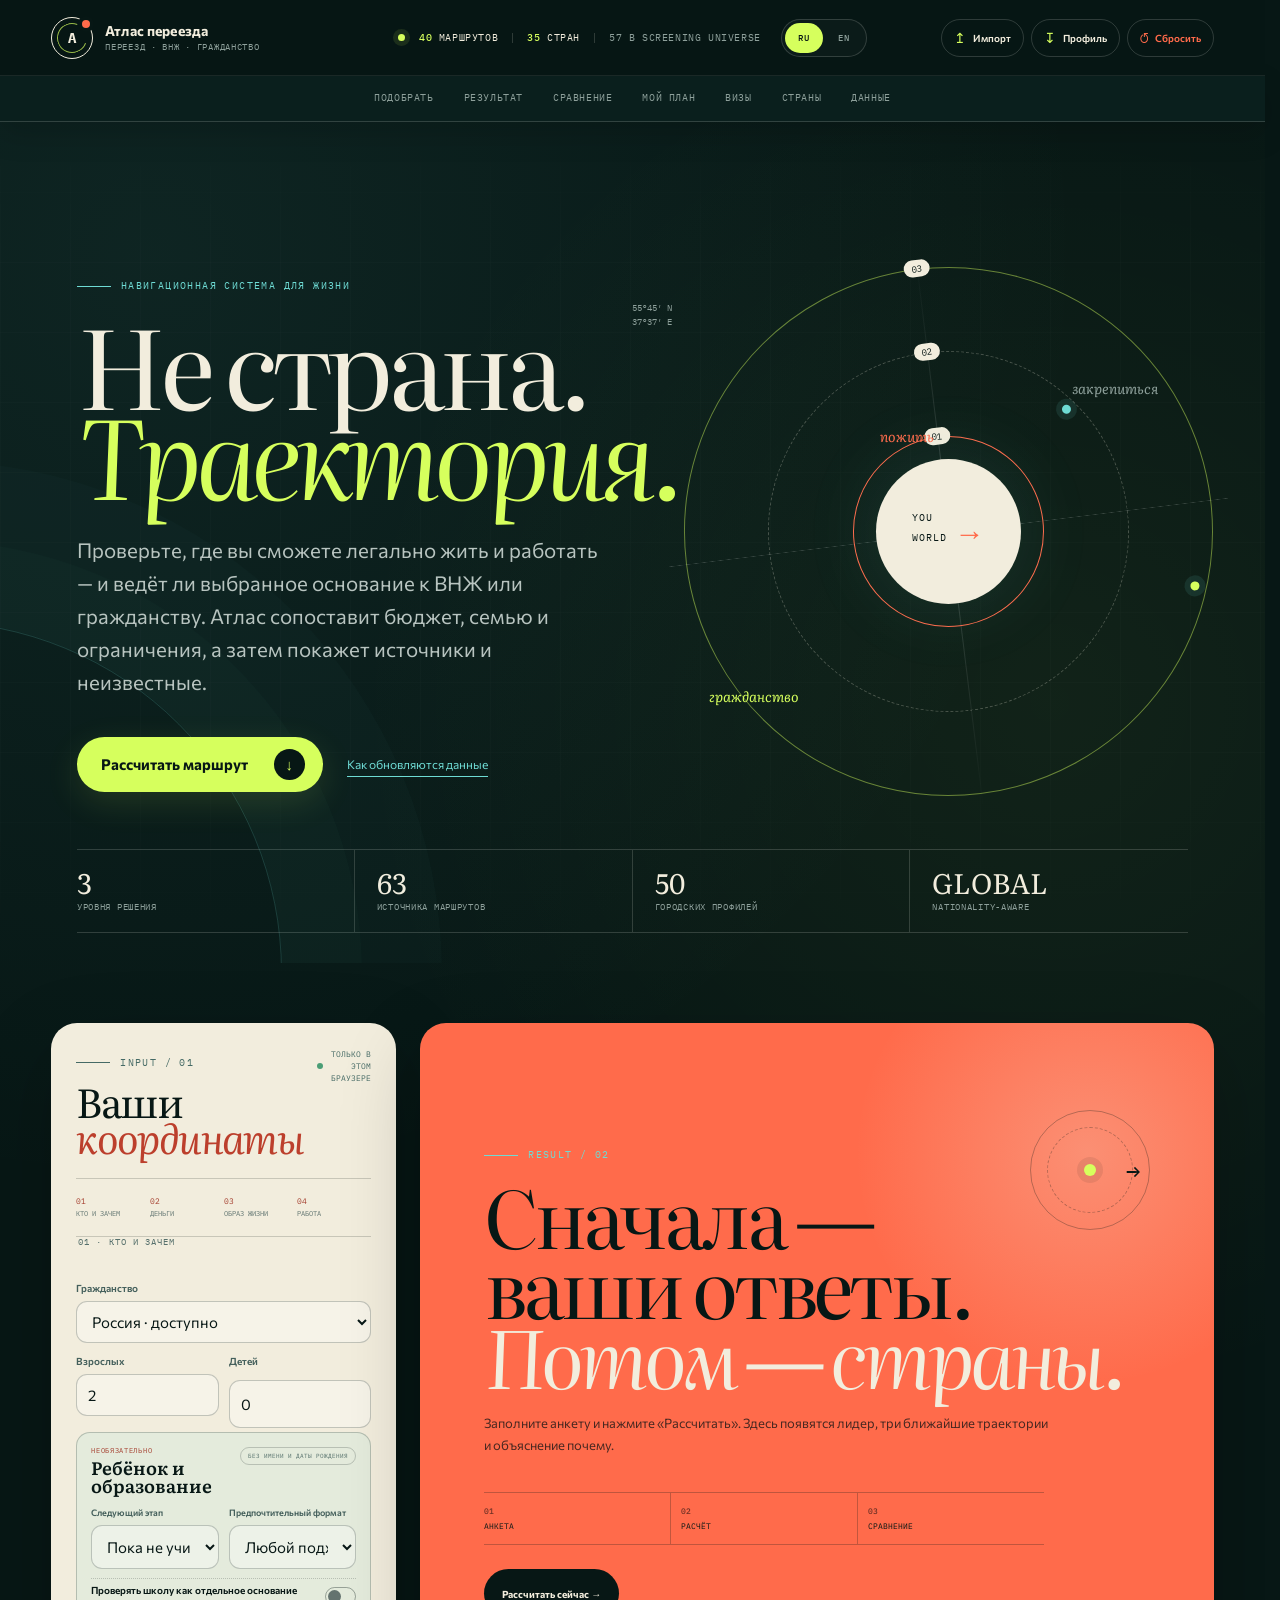
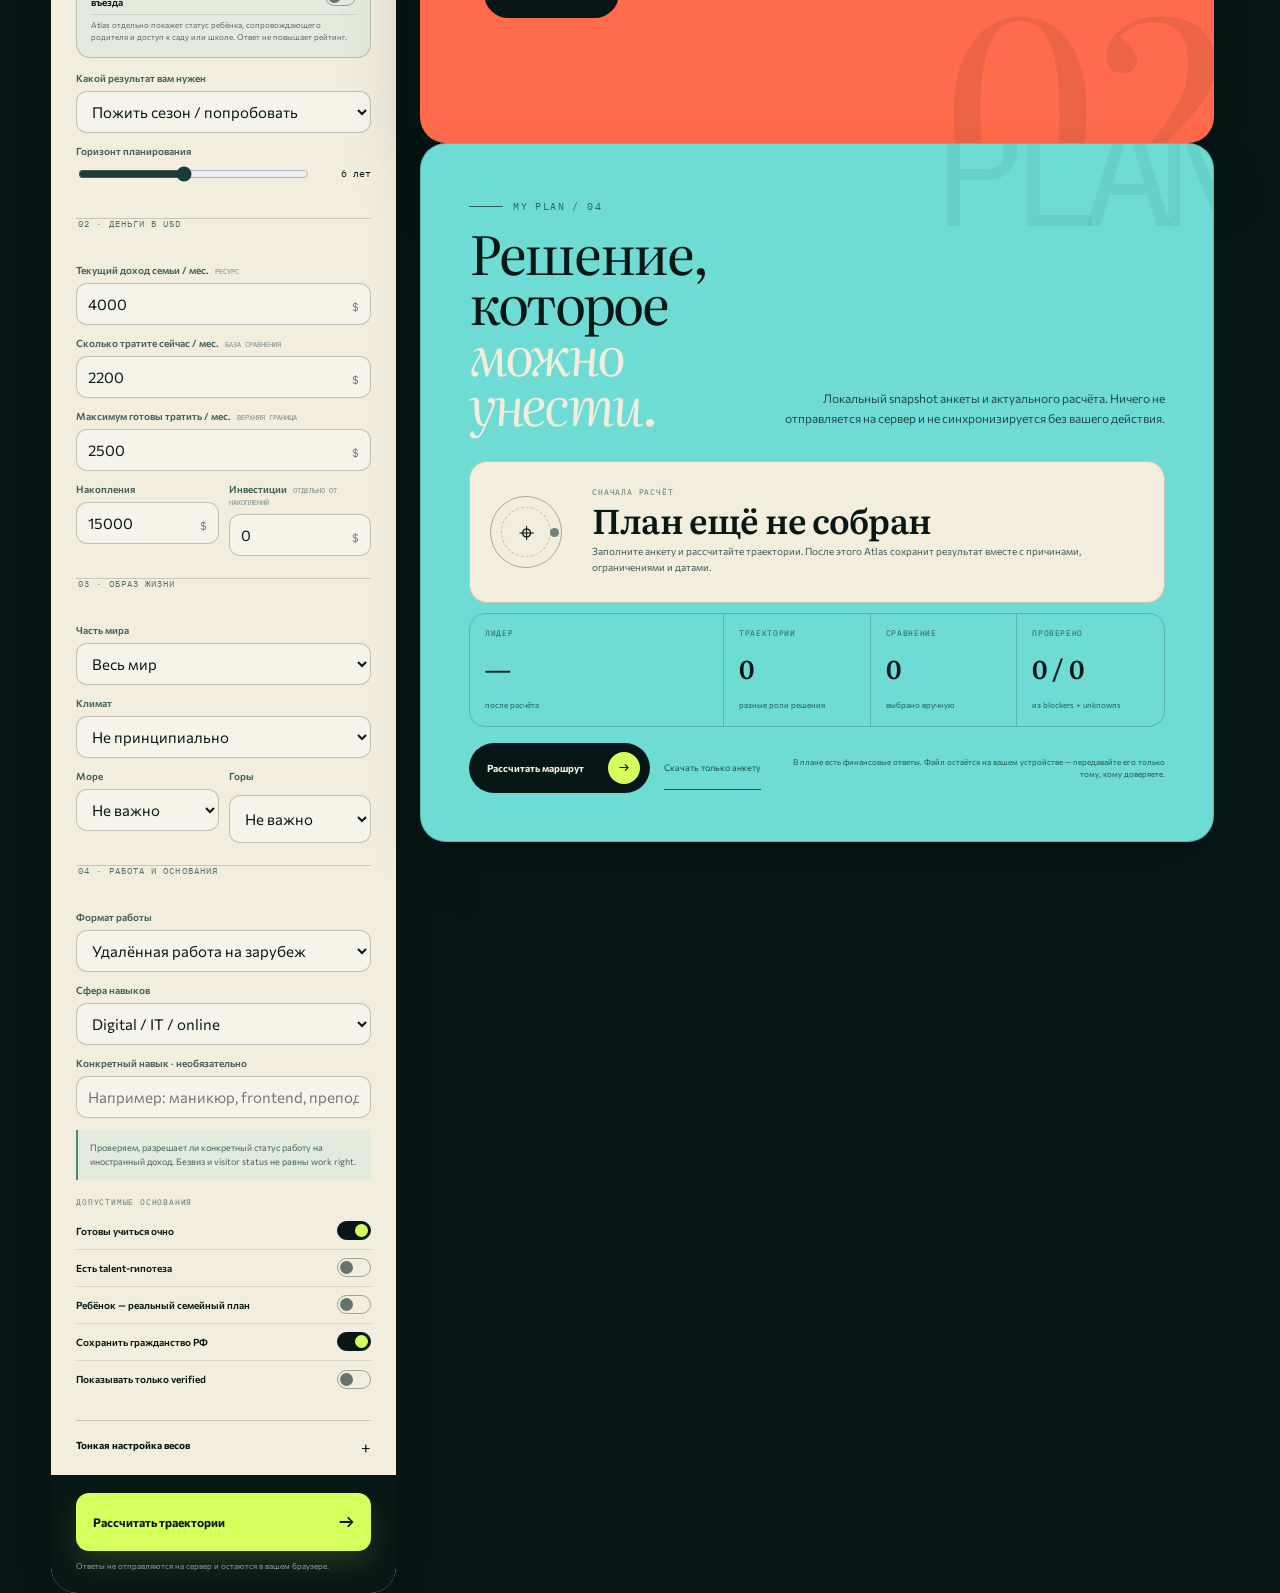
<file: index.html>
<!doctype html>
<html lang="ru">
<head>
  <meta charset="utf-8">
  <meta name="viewport" content="width=device-width, initial-scale=1">
  <meta name="theme-color" content="#071715">
  <link rel="icon" href="dashboard/favicon.svg" type="image/svg+xml" sizes="any">
  <script>window.location.replace("dashboard/" + window.location.search + window.location.hash);</script>
  <meta http-equiv="refresh" content="0; url=dashboard/">
  <title>Атлас переезда</title>
</head>
<body><a href="dashboard/">Открыть «Атлас переезда»</a></body>
</html>
</file>
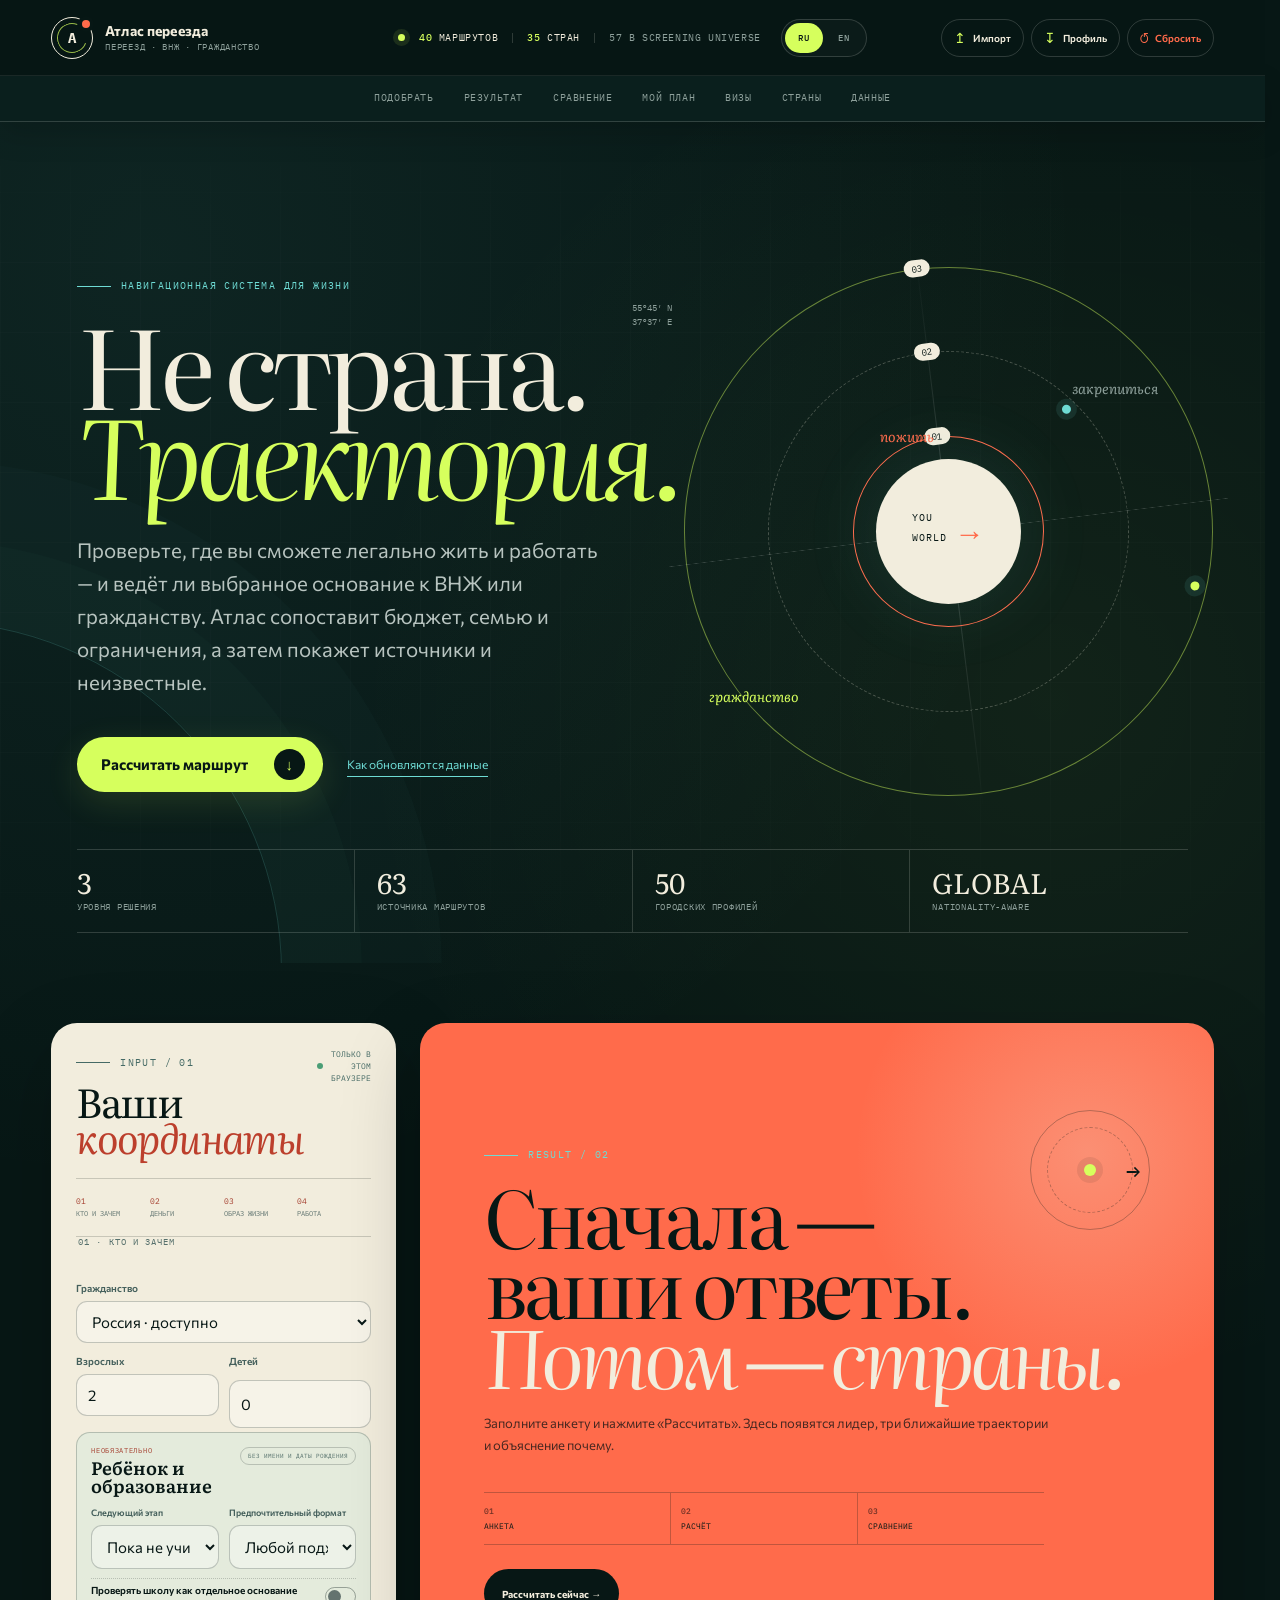
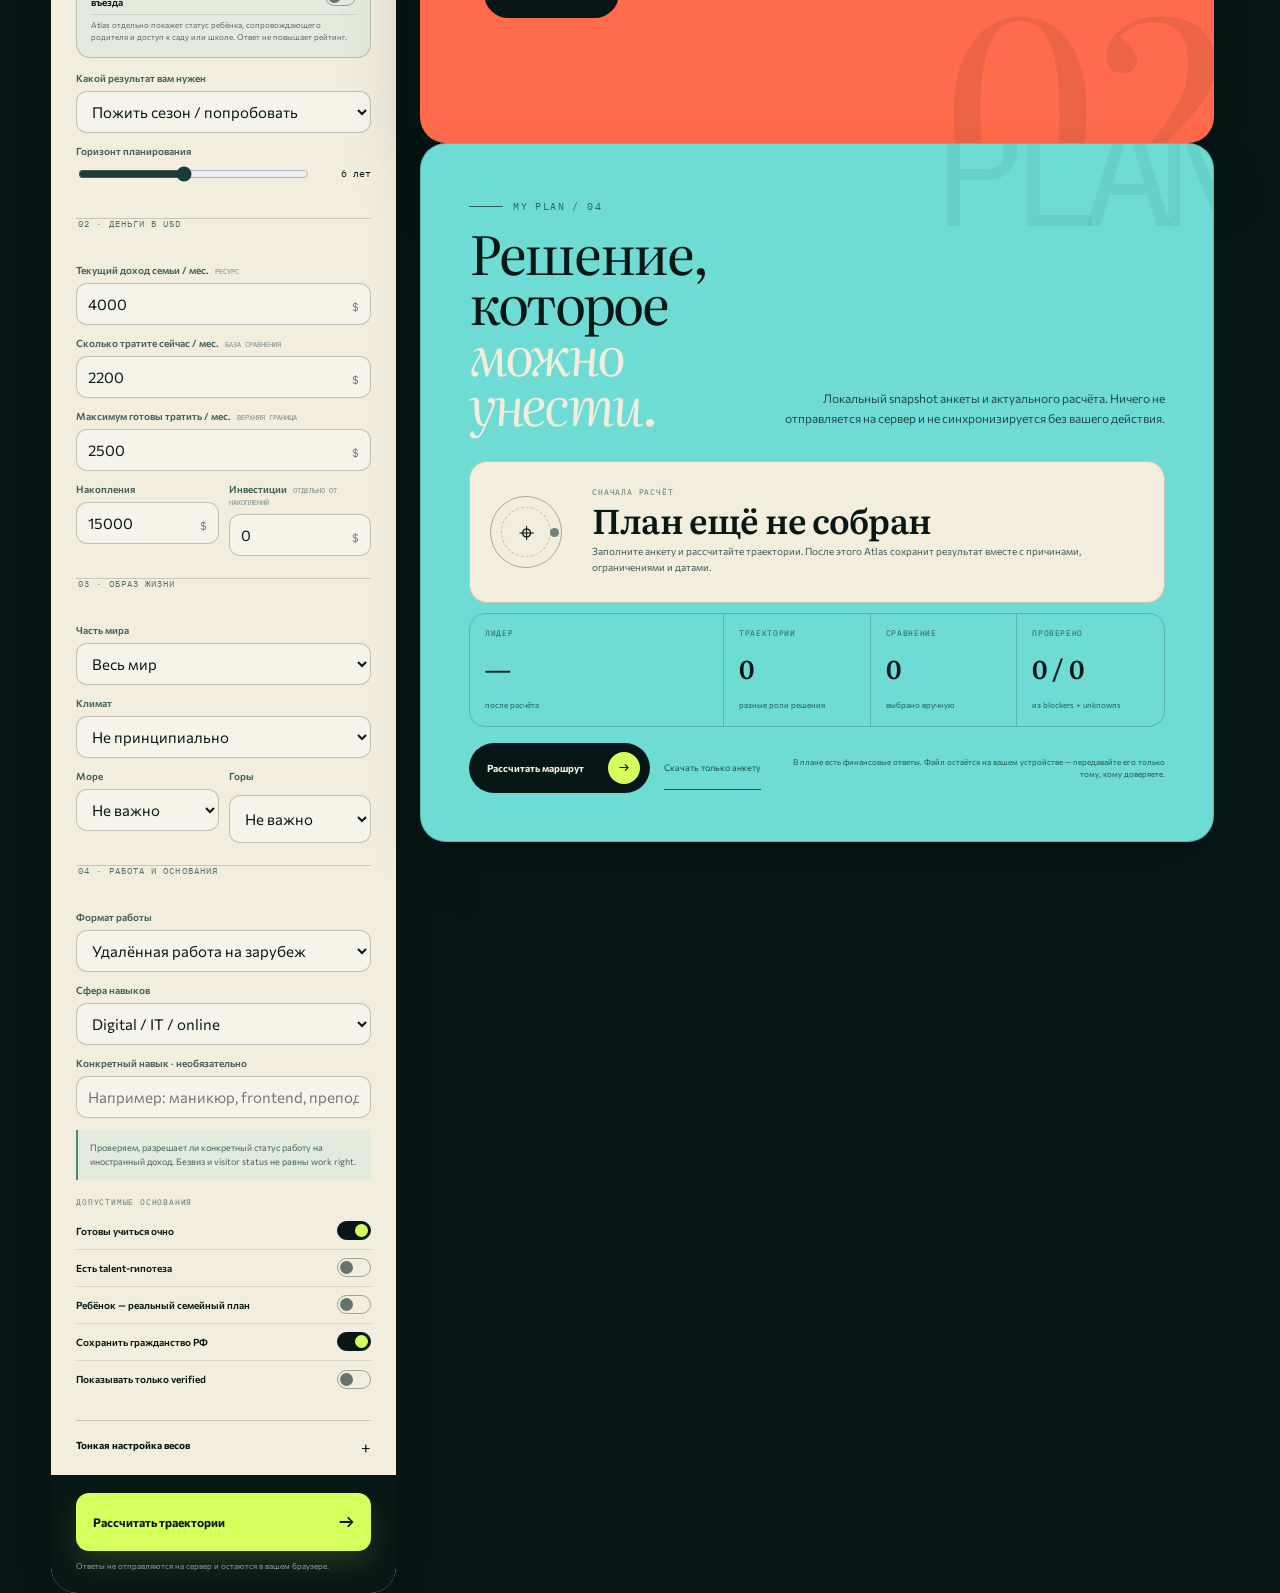
<file: dashboard/index.html>
<!doctype html>
<html lang="ru">
<head>
  <meta charset="utf-8">
  <meta name="viewport" content="width=device-width, initial-scale=1">
  <meta name="color-scheme" content="dark">
  <meta name="theme-color" content="#071715">
  <meta name="description" content="Атлас переезда — интерактивная платформа сравнения временного переезда, ВНЖ и гражданства.">
  <title>Атлас переезда — построить траекторию</title>
  <link rel="icon" href="favicon.svg?v=0.12.0" type="image/svg+xml" sizes="any">
  <link rel="preconnect" href="https://fonts.googleapis.com">
  <link rel="preconnect" href="https://fonts.gstatic.com" crossorigin>
  <link href="https://fonts.googleapis.com/css2?family=Commissioner:wght@400;500;600;700&family=IBM+Plex+Mono:wght@400;500&family=Literata:ital,opsz,wght@0,7..72,400;0,7..72,600;1,7..72,400&display=swap" rel="stylesheet">
  <link rel="stylesheet" href="styles.css?v=0.12.0">
</head>
<body>
  <a class="skip-link" href="#atlas">Перейти к анкете</a>

  <header class="topbar">
    <a class="brand" href="#top" aria-label="Атлас переезда — наверх">
      <span class="brand-mark" aria-hidden="true"><i></i><b>А</b></span>
      <span class="brand-copy">
        <strong>Атлас переезда</strong>
        <small>переезд · ВНЖ · гражданство</small>
      </span>
    </a>
    <div class="top-status" aria-label="Статус данных">
      <span class="live-dot"></span>
      <span><b id="topRouteCount">40</b> маршрутов</span>
      <span><b id="topCountryCount">35</b> стран</span>
      <span class="top-status-muted">57 в screening universe</span>
    </div>
    <div class="locale-control" role="group" aria-label="Язык">
      <button type="button" data-locale-option="ru" aria-pressed="true">RU</button>
      <button type="button" data-locale-option="en" aria-pressed="false">EN</button>
    </div>
    <nav class="top-actions" aria-label="Действия с профилем">
      <button class="quiet-button" type="button" id="importButton" title="Импортировать профиль"><span>↥</span><b>Импорт</b></button>
      <button class="quiet-button" type="button" id="exportButton" title="Скачать только анкету" aria-label="Скачать только анкету"><span>↧</span><b>Профиль</b></button>
      <button class="quiet-button danger" type="button" id="resetButton" title="Сбросить профиль"><span>↺</span><b>Сбросить</b></button>
      <input type="file" id="importInput" accept="application/json" hidden>
    </nav>
  </header>

  <nav class="journey-nav" aria-label="Разделы Атласа">
    <a href="#atlas">Подобрать</a>
    <a href="#decision">Результат</a>
    <a href="#compareSection">Сравнение</a>
    <a href="#myPlan">Мой план</a>
    <a href="#visaCatalog">Визы</a>
    <a href="#explorer">Страны</a>
    <a href="#coverage">Данные</a>
  </nav>

  <main id="top">
    <section class="hero">
      <div class="hero-copy">
        <div class="eyebrow">Навигационная система для жизни</div>
        <h1>Не страна.<br><em>Траектория.</em></h1>
        <p>Проверьте, где вы сможете легально жить и работать — и ведёт ли выбранное основание к ВНЖ или гражданству. Атлас сопоставит бюджет, семью и ограничения, а затем покажет источники и неизвестные.</p>
        <div class="hero-actions">
          <a class="primary-button" href="#atlas">Рассчитать маршрут <span>↓</span></a>
          <button class="demo-button" id="loadDemoButton" type="button" data-english-only>Load judge demo</button>
          <button class="text-button" type="button" data-open-method>Как обновляются данные</button>
        </div>
      </div>

      <div class="orbit-visual" aria-label="Три уровня маршрута: временный переезд, ВНЖ и гражданство">
        <div class="coordinate">55°45′ N<br>37°37′ E</div>
        <div class="orbit orbit-one"><span>01</span></div>
        <div class="orbit orbit-two"><span>02</span></div>
        <div class="orbit orbit-three"><span>03</span></div>
        <div class="orbit-core">
          <span>YOU</span>
          <strong>→</strong>
          <small>WORLD</small>
        </div>
        <div class="orbit-caption caption-one">пожить</div>
        <div class="orbit-caption caption-two">закрепиться</div>
        <div class="orbit-caption caption-three">гражданство</div>
      </div>

      <div class="coverage-ribbon" aria-label="Покрытие первой версии">
        <div><strong>3</strong><span>уровня решения</span></div>
        <div><strong id="heroSources">63</strong><span>источника маршрутов</span></div>
        <div><strong id="heroCities">50</strong><span>городских профилей</span></div>
        <div><strong>GLOBAL</strong><span>nationality-aware</span></div>
      </div>
    </section>

    <section class="atlas-shell" id="atlas">
      <aside class="profile-panel" aria-label="Профиль переезда">
        <div class="profile-heading">
          <div>
            <span class="panel-index">INPUT / 01</span>
            <h2>Ваши<br><em>координаты</em></h2>
          </div>
          <span class="save-indicator"><i></i> только в этом браузере</span>
        </div>

        <form id="profileForm">
          <ol class="form-steps" aria-label="Четыре шага анкеты">
            <li><b>01</b><span>Кто и зачем</span></li>
            <li><b>02</b><span>Деньги</span></li>
            <li><b>03</b><span>Образ жизни</span></li>
            <li><b>04</b><span>Работа</span></li>
          </ol>

          <fieldset>
            <legend>01 · Кто и зачем</legend>
            <label class="field">
              <span>Гражданство</span>
              <select id="nationalityInput" name="nationality">
                <option value="RU">Россия · доступно</option>
                <option value="UA" disabled>Украина · следующий слой</option>
                <option value="BY" disabled>Беларусь · следующий слой</option>
              </select>
            </label>
            <div class="two-fields">
              <label class="field">
                <span>Взрослых</span>
                <input id="adultsInput" name="adults" type="number" min="1" max="6" step="1" value="2">
              </label>
              <label class="field">
                <span>Детей</span>
                <input id="childrenInput" name="children" type="number" min="0" max="8" step="1" value="0">
              </label>
            </div>
            <section class="child-education-input" aria-labelledby="childEducationTitle">
              <div class="child-education-input-heading">
                <div><span>Необязательно</span><strong id="childEducationTitle">Ребёнок и образование</strong></div>
                <b>без имени и даты рождения</b>
              </div>
              <div class="two-fields">
                <label class="field">
                  <span>Следующий этап</span>
                  <select id="childEducationStageInput" name="childEducationStage">
                    <option value="none">Пока не учитывать</option>
                    <option value="nursery">Ясли · до 3 лет</option>
                    <option value="kindergarten">Детский сад · 3–6 лет</option>
                    <option value="primary">Начальная школа</option>
                    <option value="secondary">Средняя / старшая школа</option>
                  </select>
                </label>
                <label class="field">
                  <span>Предпочтительный формат</span>
                  <select id="childEducationFormatInput" name="childEducationFormat">
                    <option value="either">Любой подходящий</option>
                    <option value="local">Местная школа / сад</option>
                    <option value="international">International / bilingual</option>
                  </select>
                </label>
              </div>
              <label class="switch-row child-education-switch"><span>Проверять школу как отдельное основание въезда</span><input id="childEducationVisaInput" type="checkbox"><i></i></label>
              <p>Atlas отдельно покажет статус ребёнка, сопровождающего родителя и доступ к саду или школе. Ответ не повышает рейтинг.</p>
            </section>
            <label class="field">
              <span>Какой результат вам нужен</span>
              <select id="levelInput" name="level">
                <option value="temporary">Пожить сезон / попробовать</option>
                <option value="residence">Переехать и получить ВНЖ</option>
                <option value="citizenship">Строить путь к гражданству</option>
              </select>
            </label>
            <label class="field">
              <span>Горизонт планирования</span>
              <div class="range-row">
                <input id="horizonInput" name="horizon" type="range" min="1" max="12" step="1" value="6">
                <output id="horizonOutput">6 лет</output>
              </div>
            </label>
            <label class="field" id="presenceField" hidden>
              <span>Сможете непрерывно жить в стране весь citizenship clock?</span>
              <select id="presenceInput" name="presence">
                <option value="unsure">Пока не знаю</option>
                <option value="can-stay">Да, допускаю до 2 лет без выездов</option>
                <option value="need-travel">Нет, нужны регулярные поездки</option>
              </select>
              <small>Это отдельный hard constraint: короткий срок до подачи не означает свободу путешествовать.</small>
            </label>
          </fieldset>

          <fieldset>
            <legend>02 · Деньги в USD</legend>
            <label class="field money-field">
              <span>Текущий доход семьи / мес. <small>ресурс</small></span>
              <input id="incomeInput" name="income" type="number" min="0" step="100" value="4000">
            </label>
            <label class="field money-field">
              <span>Сколько тратите сейчас / мес. <small>база сравнения</small></span>
              <input id="currentSpendInput" name="currentSpend" type="number" min="0" step="100" value="2200">
            </label>
            <label class="field money-field">
              <span>Максимум готовы тратить / мес. <small>верхняя граница</small></span>
              <input id="budgetInput" name="budget" type="number" min="500" step="100" value="2500">
            </label>
            <div class="two-fields">
              <label class="field money-field compact">
                <span>Накопления</span>
                <input id="savingsInput" name="savings" type="number" min="0" step="1000" value="15000">
              </label>
              <label class="field money-field compact">
                <span>Инвестиции <small>отдельно от накоплений</small></span>
                <input id="investmentInput" name="investment" type="number" min="0" step="5000" value="0">
              </label>
            </div>
          </fieldset>

          <fieldset>
            <legend>03 · Образ жизни</legend>
            <label class="field">
              <span>Часть мира</span>
              <select id="zoneInput" name="zone">
                <option value="all">Весь мир</option>
                <option value="asia">Азия</option>
                <option value="europe">Европа</option>
                <option value="eurasia">Кавказ и Центральная Азия</option>
                <option value="americas">Северная, Центральная и Южная Америка</option>
                <option value="africa-islands">Африка и острова</option>
                <option value="oceania">Океания</option>
              </select>
            </label>
            <label class="field">
              <span>Климат</span>
              <select id="climateInput" name="climate">
                <option value="any">Не принципиально</option>
                <option value="warm">Тепло / море</option>
                <option value="temperate">Четыре сезона</option>
                <option value="cool">Прохладно</option>
              </select>
            </label>
            <div class="two-fields">
              <label class="field">
                <span>Море</span>
                <select id="seaPreferenceInput" name="seaPreference">
                  <option value="any">Не важно</option>
                  <option value="direct">В городе</option>
                  <option value="near">Можно рядом</option>
                </select>
              </label>
              <label class="field">
                <span>Горы</span>
                <select id="mountainPreferenceInput" name="mountainPreference">
                  <option value="any">Не важно</option>
                  <option value="direct">В городе</option>
                  <option value="near">До двух часов</option>
                </select>
              </label>
            </div>
          </fieldset>

          <fieldset>
            <legend>04 · Работа и основания</legend>
            <label class="field">
              <span>Формат работы</span>
              <select id="workModeInput" name="workMode">
                <option value="remote">Удалённая работа на зарубеж</option>
                <option value="local-job">Ищу местный найм</option>
                <option value="self-employed">Свои клиенты / self-employed</option>
                <option value="hands-on">Работа руками или с клиентами</option>
                <option value="not-working">Пока не планирую работать</option>
              </select>
            </label>
            <label class="field">
              <span>Сфера навыков</span>
              <select id="skillSectorInput" name="skillSector">
                <option value="digital">Digital / IT / online</option>
                <option value="professional">Право, финансы, консалтинг</option>
                <option value="beauty">Красота / маникюр / hair</option>
                <option value="hospitality">Кафе, отели, сервис</option>
                <option value="trades">Ремесло и технические навыки</option>
                <option value="care">Уход, здоровье, обучение</option>
                <option value="creative">Креативные профессии</option>
                <option value="other">Другое</option>
              </select>
            </label>
            <label class="field">
              <span>Конкретный навык · необязательно</span>
              <input id="skillTextInput" name="skillText" type="text" maxlength="120" placeholder="Например: маникюр, frontend, преподавание">
            </label>
            <p class="work-mode-hint" id="workModeHint"></p>
            <div class="grounds-label">Допустимые основания</div>
            <label class="switch-row"><span>Готовы учиться очно</span><input id="studyInput" type="checkbox" checked><i></i></label>
            <label class="switch-row"><span>Есть talent-гипотеза</span><input id="talentInput" type="checkbox"><i></i></label>
            <label class="switch-row"><span>Ребёнок — реальный семейный план</span><input id="childPlanInput" type="checkbox"><i></i></label>
            <label class="switch-row"><span>Сохранить гражданство РФ</span><input id="dualInput" type="checkbox" checked><i></i></label>
            <label class="switch-row"><span>Показывать только verified</span><input id="verifiedInput" type="checkbox"><i></i></label>
          </fieldset>

          <details class="weights-details">
            <summary>Тонкая настройка весов <span>+</span></summary>
            <div class="weight-list">
              <label><span>Безопасность</span><input type="range" min="0" max="10" value="9" data-weight="safety"><output>9</output></label>
              <label><span>Стоимость</span><input type="range" min="0" max="10" value="8" data-weight="cost"><output>8</output></label>
              <label><span>Инфраструктура</span><input type="range" min="0" max="10" value="8" data-weight="infra"><output>8</output></label>
              <label><span>Природа</span><input type="range" min="0" max="10" value="6" data-weight="nature"><output>6</output></label>
              <label><span>Юридическая ясность</span><input type="range" min="0" max="10" value="10" data-weight="certainty"><output>10</output></label>
              <label><span>Скорость</span><input type="range" min="0" max="10" value="7" data-weight="speed"><output>7</output></label>
            </div>
          </details>
          <div class="form-actions">
            <button class="calculate-button" id="calculateButton" type="submit"><span>Рассчитать траектории</span><b>→</b></button>
            <small>Ответы не отправляются на сервер и остаются в вашем браузере.</small>
          </div>
        </form>
      </aside>

      <div class="atlas-main" id="decision">
        <section class="calculation-gate" id="calculationGate" aria-labelledby="calculationGateTitle">
          <span class="panel-index">RESULT / 02</span>
          <div class="gate-orbit" aria-hidden="true"><i></i><b>→</b></div>
          <h2 id="calculationGateTitle">Сначала —<br>ваши ответы.<br><em>Потом — страны.</em></h2>
          <p id="calculationGateText">Заполните анкету и нажмите «Рассчитать». Здесь появятся лидер, три ближайшие траектории и объяснение почему.</p>
          <div class="gate-steps"><span><b>01</b>анкета</span><span><b>02</b>расчёт</span><span><b>03</b>сравнение</span></div>
          <button class="gate-calculate-button" id="gateCalculateButton" type="submit" form="profileForm">Рассчитать сейчас →</button>
        </section>

        <div class="results-flow" id="resultsFlow" hidden>
        <section class="result-overview" id="resultStart" aria-label="Текущий результат">
          <div class="overview-main">
            <span id="leaderRole">Текущий лидер</span>
            <strong id="leaderName">—</strong>
            <small id="leaderReason">Введите координаты — атлас пересчитает маршрут</small>
            <p class="leader-constraint"><b>Проверить:</b> <span id="leaderConstraint">—</span></p>
            <button class="overview-scenario-button" id="openScenarioButton" type="button" aria-controls="scenarioLab" aria-expanded="false">Что изменит результат? <span>→</span></button>
          </div>
          <div class="overview-stat"><span>Уровень жизни</span><strong id="lifestyleSignal">—</strong></div>
          <div class="overview-stat"><span>Останется от дохода</span><strong id="incomeRemainder">—</strong></div>
          <div class="overview-stat"><span>Ваша работа</span><strong id="workSignal">—</strong></div>
          <div class="overview-stat fit-explainer"><span>Сравнительный fit</span><strong id="leaderScore">—</strong><small>не вероятность одобрения</small></div>
        </section>

        <section class="shortlist-section" aria-labelledby="shortlistTitle">
          <div class="section-heading">
            <div>
              <span class="panel-index">YOUR MATCHES / 02</span>
              <h2 id="shortlistTitle">Три ближайшие<br><em>траектории</em></h2>
            </div>
            <p>Разные роли для одного решения: быстрый старт, закрепление и citizenship anchor — где данные это позволяют. Fit помогает сортировать, но не предсказывает одобрение.</p>
          </div>
          <div class="shortlist" id="shortlist"></div>
        </section>

        <section class="scenario-section" id="scenarioLab" aria-labelledby="scenarioTitle" hidden>
          <div class="section-heading scenario-heading">
            <div>
              <span class="panel-index">WHAT IF / LAYER 02B</span>
              <h2 id="scenarioTitle">Поменять условие.<br><em>Увидеть причину.</em></h2>
            </div>
            <p>Atlas сравнивает текущий расчёт только с одной альтернативой. Сценарий остаётся локальным и не меняет анкету, сравнение или «Мой план».</p>
          </div>

          <div class="scenario-workbench">
            <article class="scenario-baseline" aria-labelledby="scenarioBaselineTitle">
              <div class="scenario-card-index"><span>01</span><b>Текущий расчёт</b></div>
              <h3 id="scenarioBaselineTitle">Исходные ответы защищены</h3>
              <dl class="scenario-baseline-facts">
                <div><dt>Бюджет</dt><dd id="scenarioBaselineBudget">—</dd></div>
                <div><dt>Поездки</dt><dd id="scenarioBaselinePresence">—</dd></div>
                <div><dt>Работа</dt><dd id="scenarioBaselineWork">—</dd></div>
                <div><dt>Семейный сценарий</dt><dd id="scenarioBaselineFamily">—</dd></div>
              </dl>
              <p><span aria-hidden="true">⌖</span> Эти значения берутся из последнего актуального расчёта. Ни одно поле анкеты ниже не изменится.</p>
            </article>

            <form class="scenario-form" id="scenarioForm">
              <div class="scenario-card-index"><span>02</span><b>Альтернативный сценарий</b></div>
              <div class="scenario-fields">
                <label><span>Максимальный бюджет / месяц, USD</span><input id="scenarioBudgetInput" type="number" min="0" max="1000000" step="100" inputmode="numeric"></label>
                <label id="scenarioPresenceField"><span>До двух лет без выездов</span><select id="scenarioPresenceInput">
                  <option value="unsure">Пока не знаю</option>
                  <option value="can-stay">Да, можем</option>
                  <option value="need-travel">Нет, нужны поездки</option>
                </select></label>
                <label><span>Как планируете работать</span><select id="scenarioWorkModeInput">
                  <option value="remote">Удалённо на внешний доход</option>
                  <option value="local-job">Искать местный найм</option>
                  <option value="self-employed">Свои клиенты / self-employed</option>
                  <option value="hands-on">Работа руками / с клиентами</option>
                  <option value="not-working">Пока не работать</option>
                </select></label>
                <label><span>Ребёнок — реальный семейный план</span><select id="scenarioChildPlanInput">
                  <option value="false">Нет</option>
                  <option value="true">Да</option>
                </select></label>
              </div>
              <div class="scenario-form-actions">
                <button class="scenario-compare-button" type="submit">Сравнить с текущим <span>→</span></button>
                <button class="scenario-reset-button" id="resetScenarioButton" type="button">Сбросить сценарий</button>
              </div>
              <p class="scenario-form-status" id="scenarioFormStatus" role="status">Измените одно или несколько условий и сравните.</p>
            </form>
          </div>

          <section class="scenario-result" id="scenarioResult" aria-labelledby="scenarioResultTitle" aria-live="polite" hidden>
            <header class="scenario-result-heading">
              <div>
                <span id="scenarioResultLabel">Результат сравнения</span>
                <h3 id="scenarioResultTitle">—</h3>
                <p id="scenarioResultReason">—</p>
              </div>
              <strong class="scenario-isolation-note">Анкета не изменена</strong>
            </header>

            <div class="scenario-changes" aria-labelledby="scenarioChangesTitle">
              <span id="scenarioChangesTitle">Что изменили</span>
              <ul id="scenarioChangesList"></ul>
            </div>

            <div class="scenario-leaders">
              <article class="scenario-leader-card current">
                <span>01 · сейчас</span>
                <h4 id="scenarioCurrentLeader">—</h4>
                <p id="scenarioCurrentReason">—</p>
                <div><b id="scenarioCurrentScore">—</b><small>сравнительный fit<br>не вероятность одобрения</small></div>
              </article>
              <div class="scenario-shift" aria-hidden="true"><span id="scenarioShiftMark">→</span><small id="scenarioShiftDelta">—</small></div>
              <article class="scenario-leader-card alternative">
                <span>02 · сценарий</span>
                <h4 id="scenarioAlternativeLeader">—</h4>
                <p id="scenarioAlternativeReason">—</p>
                <div><b id="scenarioAlternativeScore">—</b><small id="scenarioRouteDelta">для этого маршрута</small></div>
                <footer><span id="scenarioAlternativeQuality">—</span><button id="openScenarioRouteButton" type="button">Детали и источники ↗</button></footer>
              </article>
            </div>

            <div class="scenario-risk-delta">
              <article><span class="delta-removed">Ушло из выбранного результата</span><ul id="scenarioRemovedRisks"></ul></article>
              <article><span class="delta-added">Появилось в выбранном результате</span><ul id="scenarioAddedRisks"></ul></article>
            </div>
            <p class="scenario-disclaimer">Дельта показывает результат той же модели на другой копии профиля. Она не подтверждает eligibility и не изменяет юридические факты или статус проверки.</p>
          </section>
        </section>

        <section class="compare-section" id="compareSection" aria-labelledby="compareTitle">
          <div class="section-heading">
            <div>
              <span class="panel-index">COMPARE / 03</span>
              <h2 id="compareTitle">Сравнить.<br><em>Потом выбрать.</em></h2>
            </div>
            <p id="compareHint">Закрепите до трёх карточек. Здесь появится сравнение стоимости, статуса, работы и источников.</p>
          </div>
          <div class="compare-empty" id="compareEmpty">
            <div class="empty-compass">⌖</div>
            <strong>Пока нечего сравнивать</strong>
            <span>Добавьте 2–3 варианта прямо из персональных траекторий или каталога.</span>
          </div>
          <div class="compare-table-wrap" id="compareTableWrap" hidden>
            <table class="compare-table" id="compareTable"></table>
          </div>
          <a class="compare-to-plan" href="#myPlan">Собрать мой план <span>→</span></a>
        </section>
        </div>

        <section class="my-plan-section" id="myPlan" aria-labelledby="myPlanTitle">
          <div class="section-heading plan-heading">
            <div>
              <span class="panel-index">MY PLAN / 04</span>
              <h2 id="myPlanTitle">Решение, которое<br><em>можно унести.</em></h2>
            </div>
            <p>Локальный snapshot анкеты и актуального расчёта. Ничего не отправляется на сервер и не синхронизируется без вашего действия.</p>
          </div>

          <div class="plan-status" id="planStatus" data-state="empty" aria-live="polite">
            <div class="plan-compass" aria-hidden="true"><span>⌖</span><i></i></div>
            <div class="plan-status-copy">
              <span id="planStateLabel">Сначала расчёт</span>
              <strong id="planStateTitle">План ещё не собран</strong>
              <p id="planStateText">Заполните анкету и рассчитайте траектории. После этого Atlas сохранит результат вместе с причинами, ограничениями и датами.</p>
            </div>
          </div>

          <div class="plan-summary" aria-label="Состав плана">
            <article><span>Лидер</span><strong id="planLeader">—</strong><small id="planLeaderRole">после расчёта</small></article>
            <article><span>Траектории</span><strong id="planTrajectoryCount">0</strong><small>разные роли решения</small></article>
            <article><span>Сравнение</span><strong id="planComparisonCount">0</strong><small>выбрано вручную</small></article>
            <article><span>Проверено</span><strong id="planCheckCount">0 / 0</strong><small>из blockers + unknowns</small></article>
          </div>

          <section class="finalist-round" id="finalistRound" aria-labelledby="finalistRoundTitle" hidden>
            <div class="finalist-heading">
              <div>
                <span>FINAL DECISION ROUND</span>
                <h3 id="finalistRoundTitle">Финалисты: основной<br><em>и запасной маршрут.</em></h3>
                <p>Роли и город выбираете вы. Они не меняют сравнительный fit — Atlas только раскладывает готовность по отдельным проверкам.</p>
              </div>
              <strong class="finalist-status" id="finalistDecisionStatus" data-state="empty">Нужны 2–3 маршрута</strong>
            </div>

            <div class="finalist-empty" id="finalistEmpty">
              <span>Сейчас в сравнении меньше двух вариантов.</span>
              <strong>Сначала выберите 2–3 реальных финалиста.</strong>
              <button type="button" id="finalistChooseButton">Перейти к сравнению <span>↑</span></button>
            </div>

            <div class="finalist-workspace" id="finalistWorkspace" hidden>
              <div class="finalist-role-summary" id="finalistRoleSummary" aria-live="polite"></div>
              <div class="finalist-cards" id="finalistCards"></div>
              <p class="finalist-boundary">Базовый диапазон первого года = 12 × городская месячная корзина для вашей семьи. В него не входят налоги, страховка, образование, перелёты, депозиты, инфляция и непредвиденные расходы; route application cost показан отдельно.</p>
            </div>
          </section>

          <section class="plan-board" id="planBoard" aria-labelledby="planBoardTitle" hidden>
            <div class="plan-board-heading">
              <div>
                <span>VERIFICATION BOARD</span>
                <h3 id="planBoardTitle">Что проверить дальше</h3>
                <p>Статус означает, что пункт изучен. Он не отменяет hard blocker и не подтверждает право на одобрение.</p>
              </div>
              <div class="plan-progress" aria-label="Прогресс проверки">
                <strong id="planProgressLabel">0 / 0</strong>
                <span>проверено</span>
                <div class="plan-progress-track" id="planProgressTrack" role="progressbar" aria-label="Проверено пунктов" aria-valuemin="0" aria-valuemax="0" aria-valuenow="0"><i id="planProgressBar"></i></div>
              </div>
            </div>

            <article class="plan-next" id="planNext" data-state="open">
              <div class="plan-next-index" aria-hidden="true">01</div>
              <div class="plan-next-copy">
                <span id="planNextType">Следующий шаг</span>
                <strong id="planNextTitle">—</strong>
                <p id="planNextMeta">Сначала рассчитайте маршрут.</p>
              </div>
              <button class="plan-next-button" id="planNextButton" type="button">Открыть следующий шаг <span>↓</span></button>
            </article>

            <div class="plan-checklist" id="planChecklist" aria-live="polite"></div>
          </section>

          <div class="plan-actions">
            <button class="plan-primary" id="planCalculateButton" type="button">Рассчитать маршрут <span>→</span></button>
            <button class="plan-download" id="exportPlanButton" type="button" hidden>Скачать план JSON <span>↓</span></button>
            <button class="plan-profile-export" id="planProfileButton" type="button">Скачать только анкету</button>
            <p>В плане есть финансовые ответы. Файл остаётся на вашем устройстве — передавайте его только тому, кому доверяете.</p>
          </div>
        </section>

        <div class="reference-flow" id="referenceFlow" hidden>

        <section class="visa-catalog" id="visaCatalog" aria-labelledby="visaCatalogTitle">
          <div class="section-heading visa-catalog-heading">
            <div>
              <span class="panel-index">VISA TYPES / 05</span>
              <h2 id="visaCatalogTitle">Не название.<br><em>Основание входа.</em></h2>
            </div>
            <p>Тип визы и финальный outcome разделены. Одна talent-виза может быть временной, другая — сразу давать permanent status.</p>
          </div>
          <div class="visa-type-grid" id="visaTypeGrid" role="tablist" aria-label="Каталог видов виз"></div>
          <div class="visa-catalog-focus" id="visaCatalogFocus" aria-live="polite"></div>
        </section>

        <section class="explorer-section" id="explorer" aria-labelledby="explorerTitle">
          <div class="section-heading explorer-heading">
            <div>
              <span class="panel-index">WORLD INDEX / 06</span>
              <h2 id="explorerTitle">Глобальный<br><em>экран</em></h2>
            </div>
            <div class="explorer-tools">
              <label class="search-field"><span>⌕</span><input id="searchInput" type="search" placeholder="Страна, город или маршрут" aria-label="Поиск страны, города или маршрута"></label>
              <label class="sort-field"><span>Сначала показать</span><select id="sortInput" aria-label="Сортировка">
                  <option value="score">Лучшее совпадение</option>
                  <option value="budget">Самые доступные</option>
                  <option value="speed">Самые быстрые</option>
                  <option value="certainty">Самые проверенные</option>
                  <option value="infra">Лучшая инфраструктура</option>
                </select></label>
            </div>
          </div>

          <div class="filter-chips" id="segmentFilters" aria-label="Тип маршрута">
            <button class="filter-chip active" type="button" data-segment="all">Все</button>
            <button class="filter-chip" type="button" data-segment="remote">Remote / въезд</button>
            <button class="filter-chip" type="button" data-segment="talent">Talent</button>
            <button class="filter-chip" type="button" data-segment="education">Учёба</button>
            <button class="filter-chip" type="button" data-segment="family">Семья</button>
            <button class="filter-chip" type="button" data-segment="investment">Инвестиции</button>
          </div>
          <div class="zone-filter-group">
            <span>Часть мира</span>
            <div class="filter-chips zone-chips" id="zoneFilters" aria-label="Часть мира">
              <button class="filter-chip active" type="button" data-zone="all">Весь мир</button>
              <button class="filter-chip" type="button" data-zone="asia">Азия</button>
              <button class="filter-chip" type="button" data-zone="europe">Европа</button>
              <button class="filter-chip" type="button" data-zone="eurasia">Евразия</button>
              <button class="filter-chip" type="button" data-zone="americas">Америка</button>
              <button class="filter-chip" type="button" data-zone="africa-islands">Африка / острова</button>
              <button class="filter-chip" type="button" data-zone="oceania">Океания</button>
            </div>
          </div>
          <div class="visa-filter-status" id="visaFilterStatus" hidden>
            <span>Каталог:</span><strong id="visaFilterLabel">—</strong><button type="button" id="clearVisaFilter">снять фильтр ×</button>
          </div>

          <div class="route-list" id="routeList"></div>
          <button class="load-more" id="loadMoreButton" type="button">Показать ещё <span>↓</span></button>
        </section>

        <section class="coverage-section" id="coverage" aria-labelledby="coverageTitle">
          <div class="coverage-copy">
            <span class="panel-index">DATA ROOM / 07</span>
            <h2 id="coverageTitle">Что уже известно —<br><em>и что ещё нет</em></h2>
            <p>Атлас специально показывает границы знания. Текущий срез моделирует 35 стран из 57 в screening universe. Наличие карточки не означает рекомендацию; отсутствие — не означает, что страна невозможна.</p>
            <button class="text-button light" type="button" data-open-method>Открыть методику и очередь обновлений →</button>
          </div>
          <div class="coverage-board">
            <div class="coverage-line"><span>Европа</span><i style="--coverage: 82%"></i><b>глубоко</b></div>
            <div class="coverage-line"><span>Южная Америка</span><i style="--coverage: 78%"></i><b>глубоко</b></div>
            <div class="coverage-line"><span>Азия</span><i style="--coverage: 63%"></i><b>phase 1</b></div>
            <div class="coverage-line"><span>Кавказ / Central Asia</span><i style="--coverage: 58%"></i><b>phase 1</b></div>
            <div class="coverage-line"><span>Африка / Islands</span><i style="--coverage: 38%"></i><b>очередь</b></div>
            <div class="coverage-line"><span>Americas / Caribbean</span><i style="--coverage: 52%"></i><b>phase 1</b></div>
          </div>
        </section>

        <footer class="site-footer">
          <div>
            <strong>Атлас переезда</strong>
            <span>Derived snapshot · checked_at 2026-07-17</span>
          </div>
          <p>Не является юридической, налоговой или инвестиционной консультацией. Перед заявкой, оплатой или переездом проверяйте официальный источник и практику конкретного консульства.</p>
          <nav>
            <button class="footer-link" type="button" data-open-method>Методика</button>
            <a href="https://data.worldbank.org/indicator/SM.POP.TOTL.ZS" target="_blank" rel="noreferrer">World Bank</a>
            <a href="https://www.henleyglobal.com/passport-index/methodology" target="_blank" rel="noreferrer">Passport methodology</a>
          </nav>
        </footer>
        </div>
      </div>
    </section>
  </main>

  <div class="compare-dock" id="compareDock" aria-live="polite">
    <span>Сравнение</span>
    <div id="dockItems"></div>
    <button type="button" id="goCompareButton">Открыть <b id="dockCount">0</b>/3 ↑</button>
  </div>

  <div class="drawer-backdrop" id="drawerBackdrop" aria-hidden="true" hidden>
    <aside class="route-drawer" id="routeDrawer" role="dialog" aria-modal="true" aria-labelledby="drawerTitle" tabindex="-1">
      <button class="drawer-close" id="drawerClose" type="button" aria-label="Закрыть">×</button>
      <div id="drawerContent"></div>
    </aside>
  </div>

  <div class="method-backdrop" id="methodBackdrop" aria-hidden="true" hidden>
    <section class="method-dialog" id="methodDialog" role="dialog" aria-modal="true" aria-labelledby="methodTitle" tabindex="-1">
      <button class="drawer-close" id="methodClose" type="button" aria-label="Закрыть методику">×</button>
      <span class="panel-index">METHOD / LIVE DATA</span>
      <h2 id="methodTitle">Не «база ответов».<br><em>Система обновлений.</em></h2>
      <div class="method-grid">
        <article><b>01</b><h3>Официальный факт</h3><p>Въезд, income threshold, ВНЖ и гражданство подтверждаются сайтом ведомства или текстом закона.</p></article>
        <article><b>02</b><h3>Датированный срез</h3><p>У каждой карточки есть checked_at, confidence и неизвестные. Просроченное не скрывается.</p></article>
        <article><b>03</b><h3>Два слоя стоимости</h3><p>Городской planning range сравнивается и с доходом, и с текущими расходами. Это сигнал для shortlist, не персональная смета.</p></article>
        <article><b>04</b><h3>Nationality override</h3><p>Россия, Украина и Беларусь используют общие country facts, но разные entry restrictions и consular practice.</p></article>
        <article><b>05</b><h3>Visa type ≠ outcome</h3><p>Основание входа хранится отдельно от максимального результата: temporary, residence или citizenship.</p></article>
        <article><b>06</b><h3>Право на работу</h3><p>Удалёнка, местный найм, self-employment и работа руками проверяются отдельно. «Так делают» не означает «это легально».</p></article>
      </div>
      <div class="method-links">
        <a href="https://data.worldbank.org/indicator/SM.POP.TOTL.ZS" target="_blank" rel="noreferrer">Доля мигрантов · World Bank ↗</a>
        <a href="https://www.henleyglobal.com/passport-index/methodology" target="_blank" rel="noreferrer">Методика паспортного индекса ↗</a>
      </div>
    </section>
  </div>

  <div class="toast" id="toast" role="status" aria-live="polite"></div>

  <script src="../routes/platform-data.js?v=0.12.0"></script>
  <script src="i18n.js?v=0.12.0"></script>
  <script src="app.js?v=0.12.0"></script>
</body>
</html>
</file>
<file: dashboard/styles.css>
:root {
  --ink: #071715;
  --ink-2: #102725;
  --ink-3: #193c38;
  --paper: #f2eddd;
  --paper-2: #e7e1d0;
  --paper-3: #d8d1bd;
  --acid: #d6ff5d;
  --coral: #ff6b4b;
  --cyan: #6edbd4;
  --yellow: #efc34e;
  --danger: #ff745f;
  --white: #fffdf5;
  --muted: #8ea09b;
  --line-dark: rgba(7, 23, 21, .18);
  --line-light: rgba(255, 253, 245, .16);
  --display: "Literata", Georgia, serif;
  --body: "Commissioner", sans-serif;
  --mono: "IBM Plex Mono", monospace;
  --shadow: 0 28px 80px rgba(0, 0, 0, .22);
  --radius: 26px;
  --topbar-height: 76px;
  --journey-nav-height: 46px;
  --sticky-stack-height: calc(var(--topbar-height) + var(--journey-nav-height));
  --anchor-offset: calc(var(--sticky-stack-height) + 14px);
}

* { box-sizing: border-box; }
[hidden] { display: none !important; }
html {
  scroll-behavior: smooth;
  scroll-padding-top: var(--anchor-offset);
  scrollbar-gutter: stable;
}
body {
  margin: 0;
  min-width: 320px;
  color: var(--paper);
  background:
    radial-gradient(circle at 12% 8%, rgba(110, 219, 212, .07), transparent 30%),
    radial-gradient(circle at 83% 22%, rgba(214, 255, 93, .05), transparent 26%),
    var(--ink);
  font-family: var(--body);
  font-size: 15px;
  -webkit-font-smoothing: antialiased;
}

.fatal-error {
  width: min(720px, calc(100% - 40px));
  margin: 18vh auto;
  padding: 36px;
  border: 1px solid var(--coral);
  background: var(--paper);
  color: var(--ink);
}

.fatal-error h1 {
  margin-top: 0;
  font-family: var(--display);
}

button, input, select { font: inherit; }
button, select { cursor: pointer; }
button, input, select { color: inherit; }
a { color: inherit; }
img, svg { max-width: 100%; }
::selection { background: var(--acid); color: var(--ink); }
button:focus-visible, a:focus-visible, input:focus-visible, select:focus-visible, summary:focus-visible {
  outline: 3px solid var(--cyan);
  outline-offset: 3px;
}

.skip-link {
  position: fixed;
  left: 20px;
  top: -100px;
  z-index: 1000;
  background: var(--acid);
  color: var(--ink);
  padding: 12px 18px;
  border-radius: 999px;
  text-decoration: none;
  font-weight: 700;
}
.skip-link:focus { top: 18px; }

.topbar {
  position: sticky;
  top: 0;
  z-index: 100;
  height: var(--topbar-height);
  min-height: var(--topbar-height);
  padding: 12px clamp(18px, 4vw, 64px);
  display: grid;
  grid-template-columns: minmax(220px, 1fr) auto auto minmax(220px, 1fr);
  align-items: center;
  gap: 20px;
  color: var(--paper);
  background: rgba(7, 23, 21, .985);
  border-bottom: 1px solid rgba(255, 253, 245, .08);
  isolation: isolate;
}

.brand {
  display: inline-flex;
  align-items: center;
  gap: 12px;
  text-decoration: none;
  width: max-content;
}
.brand-mark {
  position: relative;
  width: 42px;
  height: 42px;
  border: 1px solid var(--paper);
  border-radius: 50%;
  display: grid;
  place-items: center;
  font: 500 14px/1 var(--mono);
}
.brand-mark i {
  position: absolute;
  top: 2px;
  right: 2px;
  width: 8px;
  height: 8px;
  border-radius: 50%;
  background: var(--coral);
  box-shadow: 0 0 0 4px var(--ink);
}
.brand-mark::before {
  content: "";
  position: absolute;
  inset: 5px;
  border: 1px solid rgba(214, 255, 93, .7);
  border-radius: 50%;
  border-right-color: transparent;
  transform: rotate(-24deg);
}
.brand-copy { display: grid; gap: 3px; }
.brand-copy strong { font-size: 14px; letter-spacing: .01em; }
.brand-copy small { color: var(--muted); font: 9px/1.2 var(--mono); letter-spacing: .08em; text-transform: uppercase; }

.top-status {
  display: flex;
  align-items: center;
  justify-content: center;
  gap: 14px;
  font: 10px/1 var(--mono);
  text-transform: uppercase;
  letter-spacing: .06em;
}
.top-status span:not(.live-dot) { padding-right: 14px; border-right: 1px solid var(--line-light); }
.top-status span:last-child { border-right: 0; padding-right: 0; }
.top-status b { color: var(--acid); font-weight: 500; }
.top-status .top-status-muted { color: var(--muted); }
.live-dot { width: 7px; height: 7px; border-radius: 50%; background: var(--acid); box-shadow: 0 0 0 5px rgba(214,255,93,.1); }

.locale-control {
  min-height: 38px;
  padding: 3px;
  display: inline-grid;
  grid-template-columns: repeat(2, 1fr);
  gap: 2px;
  border: 1px solid var(--line-light);
  border-radius: 999px;
  background: rgba(255,255,255,.025);
}
.locale-control button {
  min-width: 38px;
  min-height: 30px;
  padding: 0 9px;
  border: 0;
  border-radius: 999px;
  color: var(--muted);
  background: transparent;
  font: 500 9px/1 var(--mono);
  letter-spacing: .08em;
  transition: color .18s ease, background .18s ease;
}
.locale-control button[aria-pressed="true"] { color: var(--ink); background: var(--acid); }
.locale-control button:hover { color: var(--paper); }
.locale-control button[aria-pressed="true"]:hover { color: var(--ink); }

.top-actions { display: flex; justify-content: flex-end; gap: 7px; }
.quiet-button {
  min-height: 38px;
  display: inline-flex;
  align-items: center;
  gap: 7px;
  padding: 8px 12px;
  border: 1px solid var(--line-light);
  border-radius: 999px;
  background: transparent;
  transition: border-color .18s ease, background .18s ease, transform .18s ease;
}
.quiet-button:hover { border-color: var(--paper); background: rgba(255,255,255,.06); transform: translateY(-1px); }
.quiet-button span { color: var(--acid); font: 14px/1 var(--mono); }
.quiet-button b { font-size: 10px; font-weight: 600; }
.quiet-button.danger span, .quiet-button.danger b { color: var(--coral); }

.journey-nav {
  position: sticky;
  top: var(--topbar-height);
  z-index: 95;
  height: var(--journey-nav-height);
  min-height: var(--journey-nav-height);
  padding: 0 clamp(18px, 4vw, 64px);
  display: flex;
  align-items: center;
  justify-content: center;
  gap: 4px;
  color: var(--muted);
  background: rgba(11, 32, 30, .99);
  border-bottom: 1px solid var(--line-light);
  box-shadow: 0 12px 30px rgba(0, 0, 0, .16);
  isolation: isolate;
}
.journey-nav a {
  min-height: 44px;
  padding: 0 13px;
  display: inline-flex;
  align-items: center;
  border-bottom: 2px solid transparent;
  text-decoration: none;
  font: 10px/1 var(--mono);
  text-transform: uppercase;
  letter-spacing: .06em;
}
.journey-nav a:hover, .journey-nav a:focus-visible { color: var(--paper); border-bottom-color: var(--acid); }

.hero {
  position: relative;
  min-height: min(900px, calc(100vh - var(--sticky-stack-height)));
  min-height: min(900px, calc(100svh - var(--sticky-stack-height)));
  max-width: 1600px;
  margin: 0 auto;
  padding: clamp(80px, 10vw, 150px) clamp(18px, 6vw, 90px) 150px;
  display: grid;
  grid-template-columns: minmax(0, 1.05fr) minmax(360px, .95fr);
  gap: clamp(50px, 8vw, 150px);
  align-items: center;
  overflow: hidden;
}
.hero::before {
  content: "";
  position: absolute;
  inset: 0;
  z-index: -2;
  opacity: .26;
  background-image:
    linear-gradient(rgba(255,255,255,.05) 1px, transparent 1px),
    linear-gradient(90deg, rgba(255,255,255,.05) 1px, transparent 1px);
  background-size: 70px 70px;
  mask-image: linear-gradient(to bottom, transparent, black 15%, black 78%, transparent);
}
.hero::after {
  content: "";
  position: absolute;
  width: 700px;
  height: 700px;
  left: -420px;
  bottom: -360px;
  border: 1px solid rgba(110, 219, 212, .18);
  border-radius: 50%;
  box-shadow: 0 0 0 80px rgba(110,219,212,.02), 0 0 0 160px rgba(110,219,212,.015);
}
.hero-copy { position: relative; z-index: 2; }
.eyebrow, .panel-index {
  display: inline-flex;
  align-items: center;
  gap: 10px;
  font: 10px/1.4 var(--mono);
  text-transform: uppercase;
  letter-spacing: .14em;
  color: var(--cyan);
}
.eyebrow::before, .panel-index::before { content: ""; width: 34px; height: 1px; background: currentColor; }
.hero h1 {
  margin: 25px 0 34px;
  font: 400 clamp(66px, 8.5vw, 138px)/.83 var(--display);
  letter-spacing: -.06em;
}
.hero h1 em { color: var(--acid); font-weight: 400; }
.hero-copy > p {
  max-width: 680px;
  margin: 0;
  color: #b8c4c0;
  font-size: clamp(16px, 1.6vw, 21px);
  line-height: 1.62;
}
.hero-actions { margin-top: 38px; display: flex; align-items: center; gap: 24px; flex-wrap: wrap; }
.primary-button {
  display: inline-flex;
  align-items: center;
  gap: 26px;
  min-height: 54px;
  padding: 12px 18px 12px 24px;
  border-radius: 999px;
  background: var(--acid);
  color: var(--ink);
  text-decoration: none;
  font-weight: 700;
  box-shadow: 0 10px 35px rgba(214,255,93,.12);
  transition: transform .2s ease, box-shadow .2s ease;
}
.primary-button:hover { transform: translateY(-3px); box-shadow: 0 18px 45px rgba(214,255,93,.2); }
.primary-button span { width: 31px; height: 31px; display: grid; place-items: center; border-radius: 50%; background: var(--ink); color: var(--acid); }
.text-button { border: 0; padding: 5px 0; background: transparent; color: var(--cyan); border-bottom: 1px solid currentColor; font-size: 12px; }
.text-button:hover { color: var(--paper); }
.text-button.light { color: var(--acid); }
.demo-button {
  min-height: 46px;
  padding: 0 17px;
  border: 1px solid rgba(214,255,93,.62);
  border-radius: 999px;
  color: var(--acid);
  background: rgba(214,255,93,.04);
  font: 600 10px/1 var(--mono);
  letter-spacing: .04em;
  text-transform: uppercase;
}
.demo-button:hover { color: var(--ink); background: var(--acid); }
[data-english-only] { display: none; }
html[lang="en"] [data-english-only] { display: inline-flex; align-items: center; justify-content: center; }

.orbit-visual {
  position: relative;
  justify-self: center;
  width: min(44vw, 610px);
  aspect-ratio: 1;
  display: grid;
  place-items: center;
  transform: rotate(-7deg);
}
.orbit-visual::before, .orbit-visual::after {
  content: "";
  position: absolute;
  left: 50%; top: 0; bottom: 0;
  width: 1px;
  background: linear-gradient(transparent, rgba(255,255,255,.18), transparent);
}
.orbit-visual::after { left: 0; top: 50%; right: 0; bottom: auto; width: auto; height: 1px; }
.orbit {
  position: absolute;
  display: grid;
  place-items: start center;
  border: 1px solid rgba(242,237,221,.25);
  border-radius: 50%;
}
.orbit span {
  margin-top: -10px;
  padding: 4px 8px;
  color: var(--ink);
  background: var(--paper);
  border-radius: 999px;
  font: 9px/1 var(--mono);
}
.orbit-one { inset: 33%; border-color: var(--coral); animation: orbitPulse 5s ease-in-out infinite; }
.orbit-two { inset: 18%; border-style: dashed; animation: spin 42s linear infinite; }
.orbit-three { inset: 3%; border-color: rgba(214,255,93,.45); animation: spinReverse 70s linear infinite; }
.orbit-two::before, .orbit-three::before {
  content: "";
  position: absolute;
  width: 9px;
  height: 9px;
  top: 19%;
  right: 12%;
  border-radius: 50%;
  background: var(--cyan);
  box-shadow: 0 0 0 6px rgba(110,219,212,.1);
}
.orbit-three::before { top: 65%; right: 4%; background: var(--acid); }
.orbit-core {
  position: relative;
  z-index: 2;
  width: 145px;
  height: 145px;
  border-radius: 50%;
  display: grid;
  grid-template-columns: auto auto;
  align-content: center;
  justify-content: center;
  gap: 2px 8px;
  color: var(--ink);
  background: var(--paper);
  box-shadow: 0 0 80px rgba(110,219,212,.12);
  transform: rotate(7deg);
}
.orbit-core span, .orbit-core small { font: 10px/1 var(--mono); letter-spacing: .08em; }
.orbit-core strong { grid-row: span 2; align-self: center; font-size: 30px; color: var(--coral); }
.coordinate { position: absolute; top: 3%; left: -1%; font: 9px/1.5 var(--mono); color: var(--muted); transform: rotate(7deg); }
.orbit-caption { position: absolute; font: italic 14px/1 var(--display); color: var(--muted); transform: rotate(7deg); }
.caption-one { left: 40%; top: 31%; color: var(--coral); }
.caption-two { right: 10%; top: 27%; }
.caption-three { left: 4%; bottom: 24%; color: var(--acid); }

.coverage-ribbon {
  position: absolute;
  left: clamp(18px, 6vw, 90px);
  right: clamp(18px, 6vw, 90px);
  bottom: 30px;
  min-height: 84px;
  display: grid;
  grid-template-columns: repeat(4, 1fr);
  border-top: 1px solid var(--line-light);
  border-bottom: 1px solid var(--line-light);
}
.coverage-ribbon > div { padding: 18px 22px; display: grid; gap: 5px; border-right: 1px solid var(--line-light); }
.coverage-ribbon > div:first-child { padding-left: 0; }
.coverage-ribbon > div:last-child { border-right: 0; }
.coverage-ribbon strong { font: 400 28px/1 var(--display); color: var(--paper); }
.coverage-ribbon span { color: var(--muted); font: 9px/1.4 var(--mono); text-transform: uppercase; letter-spacing: .08em; }

.atlas-shell {
  max-width: 1600px;
  margin: 0 auto;
  padding: 60px clamp(18px, 4vw, 64px) 0;
  display: grid;
  grid-template-columns: 345px minmax(0, 1fr);
  gap: 24px;
  align-items: start;
}
.profile-panel {
  position: relative;
  max-height: none;
  overflow: visible;
  background: var(--paper);
  color: var(--ink);
  border-radius: var(--radius);
  padding: 25px;
  box-shadow: var(--shadow);
}
.profile-heading { display: flex; justify-content: space-between; align-items: start; gap: 14px; padding-bottom: 22px; border-bottom: 1px solid var(--line-dark); }
.profile-heading .panel-index { color: #456a65; }
.profile-heading h2 { margin: 13px 0 0; font: 400 40px/.92 var(--display); letter-spacing: -.04em; }
.profile-heading h2 em { color: #bc3f2c; font-weight: 400; }
.save-indicator { display: inline-flex; gap: 7px; align-items: center; text-align: right; color: #456a65; font: 8px/1.5 var(--mono); text-transform: uppercase; max-width: 110px; }
.save-indicator i { flex: 0 0 auto; width: 6px; height: 6px; border-radius: 50%; background: #4b9e76; }
.profile-panel form { display: grid; }
.form-steps {
  margin: 18px 0 0;
  padding: 0 0 17px;
  display: grid;
  grid-template-columns: repeat(4, 1fr);
  border-bottom: 1px solid var(--line-dark);
  list-style: none;
}
.form-steps li { min-width: 0; display: grid; gap: 5px; color: #617571; }
.form-steps b { color: #a43d2d; font: 8px/1 var(--mono); }
.form-steps span { overflow: hidden; text-overflow: ellipsis; font: 7px/1.2 var(--mono); text-transform: uppercase; }
.profile-panel fieldset { border: 0; padding: 22px 0; margin: 0; border-bottom: 1px solid var(--line-dark); }
.profile-panel legend { width: 100%; margin-bottom: 14px; color: #56706c; font: 9px/1 var(--mono); text-transform: uppercase; letter-spacing: .12em; }
.field { display: grid; gap: 7px; margin-bottom: 12px; }
.field:last-child { margin-bottom: 0; }
.field > span { color: #45605c; font-size: 10px; font-weight: 600; }
.field > span small { margin-left: 4px; color: #71827f; font: 7px/1 var(--mono); text-transform: uppercase; }
.field > small { margin-top: -2px; color: #60736f; font-size: 8px; line-height: 1.45; }
.field input:not([type="range"]), .field select {
  width: 100%;
  min-height: 42px;
  border: 1px solid rgba(7,23,21,.22);
  border-radius: 11px;
  padding: 9px 11px;
  color: var(--ink);
  background: rgba(255,255,255,.34);
  outline: none;
  transition: background .16s ease, border .16s ease, box-shadow .16s ease;
}
.field input:focus, .field select:focus { border-color: var(--ink); background: var(--white); box-shadow: 0 0 0 3px rgba(110,219,212,.25); }
.work-mode-hint { margin: 2px 0 0; padding: 11px 12px; border-left: 2px solid #3f8d7d; color: #45605c; background: rgba(110,219,212,.12); font-size: 9px; line-height: 1.55; }
.work-mode-hint.risk { border-left-color: #c84430; color: #71372d; background: rgba(255,107,75,.12); }
.grounds-label { margin: 18px 0 7px; color: #56706c; font: 8px/1 var(--mono); text-transform: uppercase; letter-spacing: .1em; }
.money-field { position: relative; }
.money-field::after { content: "$"; position: absolute; right: 12px; bottom: 12px; color: #6a7f7b; font: 11px/1 var(--mono); pointer-events: none; }
.money-field input { padding-right: 28px !important; }
.two-fields { display: grid; grid-template-columns: 1fr 1fr; gap: 10px; }
.child-education-input { margin: 4px 0 14px; padding: 14px; border: 1px solid rgba(7,23,21,.22); border-radius: 14px; background: rgba(110,219,212,.1); }
.child-education-input-heading { margin-bottom: 12px; display: flex; align-items: start; justify-content: space-between; gap: 12px; }
.child-education-input-heading > div { display: grid; gap: 5px; }
.child-education-input-heading span { color: #a43d2d; font: 7px/1 var(--mono); text-transform: uppercase; letter-spacing: .1em; }
.child-education-input-heading strong { font: 600 18px/1 var(--display); }
.child-education-input-heading > b { padding: 5px 7px; border: 1px solid rgba(7,23,21,.2); border-radius: 999px; color: #55706b; font: 6px/1 var(--mono); text-transform: uppercase; white-space: nowrap; }
.child-education-input .field { margin-bottom: 9px; }
.child-education-input .field > span { font-size: 9px; }
.child-education-input .field select { min-height: 44px; }
.child-education-switch { min-height: 44px; border-top: 1px dotted rgba(7,23,21,.2); border-bottom: 0; }
.child-education-input > p { margin: 4px 0 0; color: #536b67; font-size: 8px; line-height: 1.5; }
.compact::after { bottom: 12px; }
.range-row { display: grid; grid-template-columns: 1fr 54px; gap: 10px; align-items: center; }
input[type="range"] { accent-color: var(--ink-3); width: 100%; }
.range-row output { font: 10px/1 var(--mono); text-align: right; }
.switch-row { min-height: 37px; display: flex; align-items: center; justify-content: space-between; gap: 12px; border-bottom: 1px dotted rgba(7,23,21,.2); font-size: 10px; font-weight: 600; cursor: pointer; }
.switch-row:last-child { border-bottom: 0; }
.switch-row input { position: absolute; opacity: 0; pointer-events: none; }
.switch-row i { position: relative; width: 34px; height: 19px; border-radius: 999px; border: 1px solid rgba(7,23,21,.35); transition: background .16s; }
.switch-row i::before { content: ""; position: absolute; width: 13px; height: 13px; top: 2px; left: 2px; border-radius: 50%; background: #64736f; transition: transform .16s, background .16s; }
.switch-row input:checked + i { background: var(--ink); border-color: var(--ink); }
.switch-row input:checked + i::before { background: var(--acid); transform: translateX(15px); }
.switch-row input:focus-visible + i { outline: 3px solid rgba(43,126,116,.34); outline-offset: 2px; }
.weights-details { padding-top: 18px; }
.weights-details summary { display: flex; justify-content: space-between; list-style: none; font-size: 10px; font-weight: 700; cursor: pointer; }
.weights-details summary::-webkit-details-marker { display: none; }
.weights-details summary span { font: 16px/1 var(--mono); }
.weights-details[open] summary span { transform: rotate(45deg); }
.weight-list { display: grid; gap: 11px; margin-top: 16px; }
.weight-list label { display: grid; grid-template-columns: 90px 1fr 18px; align-items: center; gap: 8px; }
.weight-list span { color: #526965; font-size: 9px; }
.weight-list output { font: 9px/1 var(--mono); text-align: right; }

.form-actions {
  margin: 20px -25px -25px;
  padding: 18px 25px 21px;
  display: grid;
  gap: 10px;
  color: var(--paper);
  background: var(--ink);
  border-radius: 0 0 var(--radius) var(--radius);
}
.form-actions small { color: #91a7a1; font-size: 8px; line-height: 1.45; }
.calculate-button {
  min-height: 58px;
  padding: 0 17px;
  display: flex;
  justify-content: space-between;
  align-items: center;
  border: 0;
  border-radius: 13px;
  color: var(--ink);
  background: var(--acid);
  font-size: 12px;
  font-weight: 700;
  box-shadow: 0 12px 28px rgba(214,255,93,.14);
  transition: transform .18s ease, background .18s ease;
}
.calculate-button b { font: 400 25px/1 var(--mono); }
.calculate-button:hover { transform: translateY(-2px); background: var(--white); }
.calculate-button:focus-visible, .gate-calculate-button:focus-visible { outline: 3px solid var(--cyan); outline-offset: 3px; }

.atlas-main { min-width: 0; align-self: stretch; }
.calculation-gate {
  position: relative;
  top: auto;
  min-height: min(720px, calc(100vh - var(--sticky-stack-height)));
  min-height: min(720px, calc(100svh - var(--sticky-stack-height)));
  padding: clamp(30px, 5vw, 72px);
  display: flex;
  flex-direction: column;
  justify-content: center;
  align-items: flex-start;
  color: var(--ink);
  background:
    radial-gradient(circle at 84% 18%, rgba(242,237,221,.28), transparent 26%),
    var(--coral);
  border-radius: var(--radius);
  overflow: hidden;
  box-shadow: var(--shadow);
}
.calculation-gate::after {
  content: "02";
  position: absolute;
  right: -18px;
  bottom: -58px;
  color: rgba(7,23,21,.08);
  font: 260px/.8 var(--display);
  pointer-events: none;
}
.calculation-gate > * { position: relative; z-index: 1; }
.gate-orbit { position: absolute; right: 8%; top: 12%; width: 120px; height: 120px; display: grid; place-items: center; border: 1px solid rgba(7,23,21,.28); border-radius: 50%; }
.gate-orbit::before { content: ""; position: absolute; inset: 16px; border: 1px dashed rgba(7,23,21,.28); border-radius: 50%; }
.gate-orbit i { width: 12px; height: 12px; border-radius: 50%; background: var(--acid); box-shadow: 0 0 0 7px rgba(7,23,21,.08); }
.gate-orbit b { position: absolute; right: 9px; top: 48px; font: 400 24px/1 var(--mono); }
.calculation-gate h2 { max-width: 760px; margin: 18px 0 22px; font: 400 clamp(54px, 6.2vw, 90px)/.88 var(--display); letter-spacing: -.055em; }
.calculation-gate h2 em { color: var(--paper); font-weight: 400; }
.calculation-gate > p { max-width: 570px; margin: 0; color: #492821; font-size: 13px; line-height: 1.7; }
.gate-steps { width: min(560px, 100%); margin-top: 36px; display: grid; grid-template-columns: repeat(3, 1fr); border-top: 1px solid rgba(7,23,21,.25); border-bottom: 1px solid rgba(7,23,21,.25); }
.gate-steps span { padding: 13px 10px; display: grid; gap: 5px; border-right: 1px solid rgba(7,23,21,.25); font: 8px/1.25 var(--mono); text-transform: uppercase; }
.gate-steps span:first-child { padding-left: 0; }
.gate-steps span:last-child { border-right: 0; }
.gate-steps b { color: #6d3025; font-weight: 500; }
.gate-calculate-button { margin-top: 24px; min-height: 49px; padding: 0 18px; border: 0; border-radius: 999px; color: var(--paper); background: var(--ink); font-size: 10px; font-weight: 700; }
.gate-calculate-button:hover { color: var(--ink); background: var(--acid); }
.results-flow, .reference-flow { min-width: 0; }
.level-navigator, .visa-catalog, .shortlist-section, .scenario-section, .explorer-section, .compare-section, .my-plan-section {
  margin-bottom: 24px;
  padding: clamp(24px, 4vw, 48px);
  border: 1px solid var(--line-light);
  border-radius: var(--radius);
  background: rgba(16, 39, 37, .65);
  box-shadow: 0 22px 60px rgba(0,0,0,.1);
}
.section-heading { display: flex; justify-content: space-between; gap: 40px; align-items: end; margin-bottom: 32px; }
.section-heading h2 { margin: 13px 0 0; font: 400 clamp(38px, 4.2vw, 64px)/.94 var(--display); letter-spacing: -.045em; }
.section-heading h2 em { color: var(--acid); font-weight: 400; }
.section-heading > p { max-width: 430px; margin: 0; text-align: right; color: var(--muted); font-size: 12px; line-height: 1.65; }
.compact-heading h2 { font-size: clamp(34px, 3.5vw, 52px); }
.compact-heading { align-items: start; }

.level-track { position: relative; display: grid; grid-template-columns: repeat(3, 1fr); gap: 10px; }
.level-step {
  position: relative;
  min-height: 154px;
  padding: 18px;
  display: grid;
  align-content: space-between;
  text-align: left;
  color: var(--paper);
  border: 1px solid var(--line-light);
  border-radius: 18px;
  background: transparent;
  overflow: hidden;
  transition: transform .18s ease, background .18s ease, border .18s ease;
}
.level-step::after { content: ""; position: absolute; inset: auto 0 0; height: 4px; background: var(--step-color, var(--cyan)); transform: scaleX(0); transform-origin: left; transition: transform .2s; }
.level-step:nth-child(2) { --step-color: var(--yellow); }
.level-step:nth-child(3) { --step-color: var(--coral); }
.level-step:hover { transform: translateY(-3px); border-color: rgba(255,255,255,.38); }
.level-step.active { background: var(--paper); color: var(--ink); border-color: var(--paper); }
.level-step.active::after { transform: scaleX(1); }
.step-number { color: var(--step-color, var(--cyan)); font: 400 32px/1 var(--display); }
.step-line { position: absolute; left: 58px; right: 18px; top: 34px; height: 1px; background: currentColor; opacity: .16; }
.level-step strong { margin-top: 27px; font: 600 18px/1.15 var(--display); }
.level-step small { color: currentColor; opacity: .6; font-size: 9px; }
.level-step b { position: absolute; right: 12px; bottom: 10px; color: currentColor; opacity: .08; font: 28px/1 var(--mono); }
.level-description { margin-top: 17px; padding: 14px 18px; border-left: 2px solid var(--acid); color: #b1c0bc; font-size: 11px; line-height: 1.55; background: rgba(214,255,93,.035); }

.visa-catalog {
  position: relative;
  color: var(--ink);
  background: var(--paper);
  border-color: rgba(255,255,255,.08);
  overflow: hidden;
}
.visa-catalog::after {
  content: "VISA";
  position: absolute;
  right: -22px;
  top: -35px;
  color: rgba(7,23,21,.035);
  font: 150px/.8 var(--mono);
  letter-spacing: -.12em;
  pointer-events: none;
}
.visa-catalog-heading { position: relative; z-index: 1; }
.visa-catalog-heading .panel-index { color: #52716b; }
.visa-catalog-heading h2 em { color: #c84430; }
.visa-catalog-heading > p { color: #526b66; }
.visa-type-grid {
  position: relative;
  z-index: 1;
  display: grid;
  grid-template-columns: repeat(4, 1fr);
  gap: 8px;
  margin-bottom: 10px;
}
.visa-type-card {
  position: relative;
  min-height: 132px;
  padding: 14px;
  display: grid;
  grid-template-columns: 1fr auto;
  grid-template-rows: auto 1fr auto;
  text-align: left;
  color: var(--ink);
  border: 1px solid var(--line-dark);
  border-radius: 14px;
  background: transparent;
  overflow: hidden;
  transition: transform .18s ease, background .18s ease, color .18s ease;
}
.visa-type-card:hover { transform: translateY(-3px); }
.visa-type-card.active { color: var(--paper); background: var(--ink); border-color: var(--ink); }
.visa-type-card.queue { border-style: dashed; opacity: .62; }
.visa-type-card.queue::after { content: "NEXT"; position: absolute; right: -6px; bottom: -5px; color: rgba(7,23,21,.08); font: 36px/1 var(--mono); }
.visa-type-card.queue.active::after { color: rgba(255,255,255,.07); }
.visa-type-index { color: #617872; font: 10px/1 var(--mono); }
.visa-type-card.active .visa-type-index { color: var(--cyan); }
.visa-type-mark { justify-self: end; color: #758b85; font: 7px/1 var(--mono); letter-spacing: .09em; }
.visa-type-card strong { grid-column: 1 / -1; align-self: end; max-width: 155px; font: 600 18px/1.04 var(--display); }
.visa-type-card small { grid-column: 1 / -1; color: #627873; font: 8px/1.3 var(--mono); }
.visa-type-card.active small { color: var(--muted); }

.visa-catalog-focus {
  position: relative;
  z-index: 1;
  padding: clamp(20px, 3vw, 32px);
  display: grid;
  grid-template-columns: minmax(210px, .72fr) minmax(320px, 1.28fr);
  gap: 24px;
  color: var(--paper);
  background:
    radial-gradient(circle at 92% 5%, rgba(214,255,93,.11), transparent 30%),
    var(--ink);
  border-radius: 18px;
}
.catalog-focus-intro { padding-right: 24px; border-right: 1px solid var(--line-light); }
.catalog-focus-intro h3 { margin: 15px 0 12px; font: 600 clamp(34px, 4vw, 53px)/.88 var(--display); letter-spacing: -.045em; }
.catalog-focus-intro > p { margin: 0 0 20px; color: #a8bbb6; font-size: 11px; line-height: 1.65; }
.catalog-focus-intro > strong { display: block; color: var(--acid); font-size: 10px; line-height: 1.5; }
.catalog-focus-facts { display: grid; grid-template-columns: 1fr 1fr; gap: 8px; }
.catalog-focus-facts article { min-height: 108px; padding: 13px; border: 1px solid var(--line-light); border-radius: 12px; }
.catalog-focus-facts article.risk { border-color: rgba(255,107,75,.42); background: rgba(255,107,75,.06); }
.catalog-focus-facts span { color: var(--cyan); font: 7px/1 var(--mono); text-transform: uppercase; letter-spacing: .08em; }
.catalog-focus-facts .risk span { color: #ff9d87; }
.catalog-focus-facts p { margin: 19px 0 0; color: #b5c4c0; font-size: 9px; line-height: 1.55; }
.catalog-route-strip {
  grid-column: 1 / -1;
  display: grid;
  grid-auto-flow: column;
  grid-auto-columns: minmax(155px, 1fr);
  gap: 7px;
  overflow-x: auto;
  padding: 2px 0 7px;
  scrollbar-width: thin;
}
.catalog-route {
  min-height: 142px;
  padding: 13px;
  display: grid;
  align-content: start;
  text-align: left;
  border: 1px solid var(--line-light);
  border-radius: 12px;
  color: var(--paper);
  background: rgba(255,255,255,.025);
}
.catalog-route:hover { border-color: var(--acid); background: rgba(214,255,93,.04); }
.catalog-route > span { font-size: 22px; }
.catalog-route > strong { margin-top: 13px; font: 600 17px/1 var(--display); }
.catalog-route > small { margin-top: 5px; min-height: 30px; color: var(--muted); font-size: 8px; line-height: 1.4; }
.catalog-route > b { align-self: end; margin-top: 14px; color: var(--acid); font: 7px/1.2 var(--mono); text-transform: uppercase; }
.catalog-empty-route { min-height: 100px; display: grid; place-items: center; color: var(--muted); border: 1px dashed var(--line-light); border-radius: 12px; font-size: 10px; }
.catalog-focus-action { grid-column: 1 / -1; display: flex; align-items: center; justify-content: space-between; gap: 18px; }
.catalog-filter-button { min-height: 42px; padding: 10px 16px; border: 0; border-radius: 999px; color: var(--ink); background: var(--acid); font-size: 9px; font-weight: 700; }
.catalog-focus-action a, .catalog-method-button { color: var(--cyan); font-size: 9px; }
.catalog-method-button { padding: 0; border: 0; border-bottom: 1px solid currentColor; background: transparent; }
.catalog-queue-note { max-width: 520px; color: var(--yellow); font-size: 9px; line-height: 1.5; }

.result-overview {
  margin-bottom: 24px;
  display: grid;
  grid-template-columns: minmax(300px, 2.4fr) repeat(4, 1fr);
  color: var(--ink);
  background: var(--acid);
  border-radius: var(--radius);
  overflow: hidden;
}
.overview-main, .overview-stat { padding: 19px 22px; border-right: 1px solid rgba(7,23,21,.18); }
.overview-main { min-height: 112px; display: grid; align-content: center; gap: 6px; }
.overview-main span, .overview-stat span { color: #3b5b55; font: 8px/1.2 var(--mono); text-transform: uppercase; letter-spacing: .08em; }
.overview-main strong { font: 600 22px/1.08 var(--display); }
.overview-main small { color: #48645f; font-size: 9px; }
.leader-constraint { margin: 4px 0 0; color: #5e322a; font-size: 9px; line-height: 1.4; }
.leader-constraint b { font: 7px/1 var(--mono); text-transform: uppercase; }
.overview-scenario-button {
  width: max-content;
  min-height: 44px;
  margin-top: 5px;
  padding: 8px 13px;
  display: inline-flex;
  align-items: center;
  gap: 12px;
  border: 1px solid rgba(7,23,21,.3);
  border-radius: 999px;
  color: var(--paper);
  background: var(--ink);
  font-size: 8px;
  font-weight: 700;
}
.overview-scenario-button span { color: var(--acid); font: 15px/1 var(--mono); }
.overview-scenario-button:hover { color: var(--ink); background: var(--paper); }
.overview-scenario-button:hover span { color: #a43d2d; }
.overview-stat { display: grid; align-content: center; gap: 8px; }
.overview-stat:last-child { border-right: 0; }
.overview-stat strong { font: 400 28px/1 var(--display); }
.overview-stat small { color: #48645f; font-size: 7px; line-height: 1.35; }
.fit-explainer strong { font-family: var(--mono); }
.overview-stat #workSignal { max-width: 125px; font: 600 12px/1.25 var(--body); text-transform: uppercase; }
.negative-value, .life-declines, .work-danger, .education-danger { color: #e4563f !important; }
.life-improves, .work-legal, .education-verified { color: #2f8a64 !important; }
.life-similar, .work-conditional, .education-conditional { color: #8a6500 !important; }
.life-unknown, .work-unknown, .education-unknown { color: #60736f !important; }
.result-overview .life-improves, .result-overview .work-legal { color: #195f48 !important; }
.result-overview .life-similar, .result-overview .work-conditional { color: #73590a !important; }

.scenario-section {
  position: relative;
  color: var(--paper);
  background:
    radial-gradient(circle at 88% 6%, rgba(110,219,212,.12), transparent 28%),
    rgba(16,39,37,.82);
  overflow: hidden;
}
.scenario-section::after {
  content: "IF";
  position: absolute;
  right: -14px;
  top: -44px;
  color: rgba(214,255,93,.035);
  font: 210px/.8 var(--display);
  letter-spacing: -.1em;
  pointer-events: none;
}
.scenario-heading, .scenario-workbench, .scenario-result { position: relative; z-index: 1; }
.scenario-workbench { display: grid; grid-template-columns: minmax(230px, .78fr) minmax(360px, 1.22fr); gap: 10px; }
.scenario-baseline, .scenario-form { min-width: 0; padding: clamp(20px, 3vw, 30px); border-radius: 18px; }
.scenario-baseline { display: flex; flex-direction: column; border: 1px solid var(--line-light); background: rgba(7,23,21,.54); }
.scenario-form { color: var(--ink); background: var(--paper); }
.scenario-card-index { display: flex; align-items: center; justify-content: space-between; gap: 12px; }
.scenario-card-index span { color: var(--coral); font: 400 30px/1 var(--display); }
.scenario-card-index b { color: inherit; opacity: .6; font: 7px/1 var(--mono); text-transform: uppercase; letter-spacing: .1em; }
.scenario-baseline h3 { margin: 38px 0 20px; max-width: 280px; font: 600 25px/1.02 var(--display); }
.scenario-baseline-facts { margin: 0; display: grid; gap: 1px; border: 1px solid var(--line-light); border-radius: 13px; overflow: hidden; background: var(--line-light); }
.scenario-baseline-facts div { padding: 11px 12px; display: grid; grid-template-columns: minmax(100px, .85fr) 1.15fr; gap: 12px; background: var(--ink-2); }
.scenario-baseline-facts dt { color: var(--muted); font: 7px/1.35 var(--mono); text-transform: uppercase; }
.scenario-baseline-facts dd { margin: 0; text-align: right; font-size: 9px; font-weight: 600; line-height: 1.35; }
.scenario-baseline > p { margin: auto 0 0; padding-top: 22px; color: #aebeba; font-size: 9px; line-height: 1.55; }
.scenario-baseline > p span { margin-right: 7px; color: var(--acid); }
.scenario-fields { margin-top: 24px; display: grid; grid-template-columns: 1fr 1fr; gap: 11px; }
.scenario-fields label { min-width: 0; display: grid; gap: 8px; }
.scenario-fields label > span { color: #49625e; font: 7px/1.35 var(--mono); text-transform: uppercase; letter-spacing: .05em; }
.scenario-fields input, .scenario-fields select {
  width: 100%;
  min-height: 46px;
  padding: 9px 12px;
  border: 1px solid rgba(7,23,21,.22);
  border-radius: 10px;
  color: var(--ink);
  background: var(--white);
  font-size: 10px;
  font-weight: 600;
}
.scenario-fields input:focus, .scenario-fields select:focus { border-color: #428f88; box-shadow: 0 0 0 3px rgba(110,219,212,.2); }
.scenario-form-actions { margin-top: 20px; display: flex; align-items: center; gap: 12px; flex-wrap: wrap; }
.scenario-compare-button, .scenario-reset-button { min-height: 46px; border-radius: 999px; font-size: 9px; font-weight: 700; }
.scenario-compare-button { padding: 10px 16px; display: inline-flex; align-items: center; gap: 22px; border: 0; color: var(--ink); background: var(--acid); }
.scenario-compare-button span { font: 17px/1 var(--mono); }
.scenario-compare-button:hover { color: var(--paper); background: var(--ink); }
.scenario-reset-button { padding: 9px 14px; border: 1px solid rgba(7,23,21,.24); color: #516a65; background: transparent; }
.scenario-reset-button:hover { color: var(--ink); border-color: var(--ink); }
.scenario-form-status { margin: 16px 0 0; color: #526963; font-size: 9px; line-height: 1.5; }
.scenario-form-status.ready { color: #25624d; }
.scenario-form-status.dirty { color: #8a5c10; }

.scenario-result { margin-top: 12px; padding: clamp(20px, 3.5vw, 34px); color: var(--ink); background: var(--paper); border-radius: 18px; }
.scenario-result-heading { display: flex; justify-content: space-between; align-items: flex-start; gap: 26px; padding-bottom: 22px; border-bottom: 1px solid var(--line-dark); }
.scenario-result-heading span { color: #526963; font: 7px/1 var(--mono); text-transform: uppercase; letter-spacing: .1em; }
.scenario-result-heading h3 { margin: 8px 0; font: 600 clamp(28px, 3.4vw, 46px)/.98 var(--display); letter-spacing: -.035em; }
.scenario-result-heading p { max-width: 680px; margin: 0; color: #4f6863; font-size: 10px; line-height: 1.55; }
.scenario-isolation-note { flex: 0 0 auto; padding: 8px 11px; border: 1px solid #2f8a64; border-radius: 999px; color: #25624d; font: 7px/1 var(--mono); text-transform: uppercase; }
.scenario-changes { padding: 17px 0; display: grid; grid-template-columns: 120px minmax(0, 1fr); gap: 14px; align-items: start; border-bottom: 1px solid var(--line-dark); }
.scenario-changes > span { color: #526963; font: 7px/1.4 var(--mono); text-transform: uppercase; }
.scenario-changes ul { margin: 0; padding: 0; display: flex; flex-wrap: wrap; gap: 6px; list-style: none; }
.scenario-changes li { padding: 6px 9px; border-radius: 999px; color: var(--ink); background: rgba(110,219,212,.22); font: 8px/1.25 var(--mono); }
.scenario-changes li.no-change { color: #685619; background: rgba(239,195,78,.2); }
.scenario-leaders { padding: 20px 0; display: grid; grid-template-columns: minmax(0, 1fr) 70px minmax(0, 1fr); gap: 10px; align-items: stretch; }
.scenario-leader-card { min-width: 0; padding: 18px; display: grid; align-content: start; border: 1px solid var(--line-dark); border-radius: 15px; }
.scenario-leader-card.alternative { border-color: rgba(7,23,21,.5); background: var(--white); box-shadow: 0 14px 36px rgba(7,23,21,.08); }
.scenario-leader-card > span { color: #526963; font: 7px/1 var(--mono); text-transform: uppercase; letter-spacing: .1em; }
.scenario-leader-card h4 { margin: 18px 0 8px; font: 600 22px/1.05 var(--display); }
.scenario-leader-card > p { min-height: 31px; margin: 0; color: #4e6762; font-size: 9px; line-height: 1.5; }
.scenario-leader-card > div { margin-top: 18px; display: flex; align-items: center; gap: 10px; }
.scenario-leader-card > div b { font: 500 30px/1 var(--mono); }
.scenario-leader-card > div small { color: #526963; font: 7px/1.35 var(--mono); }
.scenario-leader-card footer { margin-top: 17px; padding-top: 13px; display: flex; justify-content: space-between; align-items: center; gap: 12px; border-top: 1px solid var(--line-dark); }
.scenario-leader-card footer > span { color: #526963; font: 7px/1.4 var(--mono); }
.scenario-leader-card footer button { min-height: 44px; padding: 8px 11px; border: 0; border-radius: 999px; color: var(--paper); background: var(--ink); font-size: 8px; font-weight: 700; }
.scenario-shift { display: grid; place-items: center; align-content: center; gap: 7px; text-align: center; }
.scenario-shift span { width: 46px; height: 46px; display: grid; place-items: center; border-radius: 50%; color: var(--ink); background: var(--acid); font: 22px/1 var(--mono); }
.scenario-shift small { color: #506a64; font: 7px/1.3 var(--mono); }
.scenario-risk-delta { display: grid; grid-template-columns: 1fr 1fr; gap: 10px; }
.scenario-risk-delta article { min-width: 0; padding: 16px; border: 1px solid var(--line-dark); border-radius: 13px; }
.scenario-risk-delta article > span { font: 7px/1.3 var(--mono); text-transform: uppercase; letter-spacing: .06em; }
.scenario-risk-delta .delta-removed { color: #267056; }
.scenario-risk-delta .delta-added { color: #a43d2d; }
.scenario-risk-delta ul { margin: 13px 0 0; padding: 0; display: grid; gap: 7px; list-style: none; }
.scenario-risk-delta li { padding-left: 15px; position: relative; color: #36534e; font-size: 9px; line-height: 1.45; }
.scenario-risk-delta li::before { content: "—"; position: absolute; left: 0; color: currentColor; }
.scenario-risk-delta li.empty { color: #536b66; }
.scenario-disclaimer { margin: 18px 0 0; padding-top: 16px; border-top: 1px dotted var(--line-dark); color: #536b66; font-size: 8px; line-height: 1.55; }

.shortlist { display: grid; grid-template-columns: repeat(3, 1fr); gap: 12px; }
.short-card {
  position: relative;
  min-height: 370px;
  padding: 18px;
  display: grid;
  grid-template-rows: auto 1fr auto;
  color: var(--ink);
  background: var(--paper);
  border-radius: 18px;
  overflow: hidden;
  transition: transform .2s ease, box-shadow .2s ease;
}
.short-card:hover { transform: translateY(-5px) rotate(-.25deg); box-shadow: 0 20px 44px rgba(0,0,0,.2); }
.short-card::before { content: ""; position: absolute; left: 0; top: 0; bottom: 0; width: 5px; background: var(--acid); }
.short-card.blocked::before { background: var(--coral); }
.short-card.partial::before { background: var(--yellow); }
.short-card-top { display: flex; align-items: start; justify-content: space-between; gap: 10px; }
.short-card .flag { font-size: 31px; }
.score-ring { width: 58px; height: 58px; padding: 8px; display: grid; place-items: center; text-align: center; border: 1px solid rgba(7,23,21,.25); border-radius: 50%; font: 600 14px/1 var(--mono); }
.score-ring small { display: block; margin-top: 3px; color: #5b716c; font: 6px/1 var(--mono); text-transform: uppercase; }
.short-card-main { align-self: center; }
.short-card h3 { margin: 18px 0 7px; font: 600 30px/.95 var(--display); letter-spacing: -.035em; }
.short-card .route-name { color: #49625e; font-size: 10px; line-height: 1.45; }
.short-signals { margin-top: 13px; display: flex; flex-wrap: wrap; gap: 5px; }
.short-signals span { padding: 5px 7px; border: 1px solid currentColor; border-radius: 999px; font: 7px/1.2 var(--mono); text-transform: uppercase; }
.short-education { margin-top: 10px; padding: 9px 10px; display: flex; align-items: center; justify-content: space-between; gap: 10px; border-left: 2px solid #2b7e74; background: rgba(110,219,212,.11); }
.short-education span { color: #45625d; font-size: 8px; line-height: 1.35; }
.short-education strong { flex: 0 0 auto; font: 7px/1.2 var(--mono); text-transform: uppercase; }
.short-explanation { margin-top: 16px; display: grid; gap: 8px; }
.short-explanation p { margin: 0; display: grid; gap: 3px; color: #254844; font-size: 10px; line-height: 1.45; }
.short-explanation b { color: #5a706b; font: 7px/1 var(--mono); text-transform: uppercase; }
.short-explanation .short-limit { color: #704128; }
.short-card-bottom { display: grid; grid-template-columns: 1fr auto; gap: 8px; align-items: stretch; padding-top: 14px; border-top: 1px solid var(--line-dark); }
.short-card-bottom button { min-height: 44px; border-radius: 999px; font-size: 9px; font-weight: 700; }
.short-compare { padding: 8px 12px; border: 1px solid rgba(7,23,21,.28); color: var(--ink); background: transparent; }
.short-compare.pinned { border-color: var(--ink); color: var(--paper); background: var(--ink); }
.short-open { width: 44px; border: 0; color: var(--ink); background: var(--acid); }
.short-meta { margin-top: 9px; display: flex; justify-content: space-between; gap: 8px; color: #60736f; font: 7px/1.3 var(--mono); text-transform: uppercase; }

.explorer-heading { align-items: flex-end; }
.explorer-tools { display: flex; gap: 9px; align-items: stretch; flex-wrap: wrap; justify-content: flex-end; }
.search-field { min-width: min(360px, 34vw); height: 42px; display: flex; align-items: center; gap: 8px; padding: 0 13px; border: 1px solid var(--line-light); border-radius: 999px; background: rgba(255,255,255,.03); }
.search-field span { color: var(--acid); }
.search-field input { width: 100%; border: 0; outline: 0; color: var(--paper); background: transparent; font-size: 11px; }
.search-field input::placeholder { color: var(--muted); }
.sort-field { min-width: 205px; min-height: 54px; padding: 7px 11px 5px; display: grid; align-content: center; gap: 2px; color: var(--ink); background: var(--acid); border-radius: 13px; }
.sort-field > span { font: 7px/1.2 var(--mono); text-transform: uppercase; letter-spacing: .08em; opacity: .64; }
.explorer-tools .sort-field select { width: 100%; height: 28px; padding: 0 22px 0 0; border: 0; outline: 0; color: var(--ink); background: transparent; font-size: 10px; font-weight: 700; }
.sort-field:focus-within { box-shadow: 0 0 0 3px rgba(214,255,93,.22); }
.filter-chips { display: flex; flex-wrap: wrap; gap: 7px; margin: -8px 0 22px; }
.filter-chip { min-height: 40px; padding: 8px 12px; border: 1px solid var(--line-light); border-radius: 999px; color: var(--muted); background: transparent; font-size: 9px; }
.filter-chip.active { color: var(--ink); background: var(--cyan); border-color: var(--cyan); }
.zone-filter-group { margin-top: -8px; padding-top: 14px; border-top: 1px solid var(--line-light); }
.zone-filter-group > span { display: block; margin-bottom: 13px; color: var(--muted); font: 7px/1 var(--mono); text-transform: uppercase; letter-spacing: .1em; }
.zone-chips { margin-top: 0; }
.zone-chips .filter-chip.active { background: var(--acid); border-color: var(--acid); }
.visa-filter-status { margin: -10px 0 18px; padding: 10px 12px; display: flex; align-items: center; gap: 7px; border-left: 2px solid var(--acid); color: var(--muted); background: rgba(214,255,93,.04); font: 8px/1.3 var(--mono); text-transform: uppercase; }
.visa-filter-status strong { color: var(--acid); }
.visa-filter-status button { margin-left: auto; padding: 0; border: 0; border-bottom: 1px solid currentColor; color: var(--paper); background: transparent; font-size: 8px; }

.route-list { display: grid; gap: 8px; }
.route-row {
  position: relative;
  min-height: 126px;
  display: grid;
  grid-template-columns: minmax(230px, 1.6fr) 110px minmax(130px, .85fr) minmax(145px, 1fr) 72px 100px;
  align-items: stretch;
  border: 1px solid var(--line-light);
  border-radius: 15px;
  overflow: hidden;
  background: rgba(255,255,255,.018);
  transition: border-color .18s ease, transform .18s ease, background .18s ease;
}
.route-row:hover { transform: translateX(4px); border-color: rgba(214,255,93,.48); background: rgba(255,255,255,.035); }
.route-cell { padding: 14px; display: grid; align-content: center; gap: 6px; border-right: 1px solid var(--line-light); }
.route-cell:last-child { border-right: 0; }
.route-identity { grid-template-columns: 48px 1fr; align-items: center; }
.route-flag { font-size: 28px; }
.route-identity strong { display: block; font: 600 20px/1 var(--display); }
.route-identity small { display: block; margin-top: 6px; color: var(--muted); font-size: 9px; line-height: 1.4; }
.route-cell > span { color: var(--muted); font: 8px/1.2 var(--mono); text-transform: uppercase; letter-spacing: .06em; }
.route-cell > strong { font-size: 11px; line-height: 1.35; }
.route-cell > small { color: var(--muted); font-size: 8px; line-height: 1.4; }
.route-cell > strong.work-legal, .route-cell > strong.life-improves { color: #70d5a5 !important; }
.route-cell > strong.work-conditional, .route-cell > strong.life-similar { color: var(--yellow) !important; }
.route-cell > strong.work-danger, .route-cell > strong.life-declines { color: #ff927c !important; }
.fit-score { display: grid; place-items: center; text-align: center; }
.fit-score strong { font: 500 23px/1 var(--mono); }
.fit-score small { text-transform: uppercase; }
.route-actions { padding: 10px; display: grid; gap: 7px; align-content: center; }
.route-actions button { min-height: 44px; border: 1px solid var(--line-light); border-radius: 9px; background: transparent; font-size: 9px; }
.route-actions button:hover { border-color: var(--acid); color: var(--acid); }
.route-actions button.pinned { background: var(--acid); color: var(--ink); border-color: var(--acid); }
.route-alert { display: inline-flex; width: max-content; max-width: 100%; padding: 5px 7px; border-radius: 999px; background: rgba(255,107,75,.13); color: #ff9c89; font: 7px/1.2 var(--mono); text-transform: uppercase; white-space: nowrap; overflow: hidden; text-overflow: ellipsis; }
.route-alert.ok { color: var(--acid); background: rgba(214,255,93,.08); }
.freshness { display: inline-flex; align-items: center; gap: 5px; color: var(--muted); font: 7px/1 var(--mono); }
.freshness i { width: 6px; height: 6px; border-radius: 50%; background: var(--acid); }
.freshness.partial i { background: var(--yellow); }
.freshness.stale i { background: var(--coral); }
.load-more { width: 100%; margin-top: 12px; min-height: 46px; border: 1px dashed rgba(255,255,255,.28); border-radius: 13px; color: var(--paper); background: transparent; font-size: 10px; }
.load-more:hover { border-style: solid; border-color: var(--acid); color: var(--acid); }
.route-empty { padding: 50px 20px; text-align: center; border: 1px dashed var(--line-light); border-radius: 16px; color: var(--muted); }

.compare-empty { min-height: 230px; display: grid; place-items: center; align-content: center; gap: 8px; border: 1px dashed rgba(255,255,255,.24); border-radius: 18px; color: var(--muted); text-align: center; }
.empty-compass { width: 58px; height: 58px; display: grid; place-items: center; border: 1px solid var(--line-light); border-radius: 50%; color: var(--acid); font-size: 25px; }
.compare-empty strong { color: var(--paper); font: 500 20px/1 var(--display); }
.compare-empty span { font-size: 10px; }
.compare-table-wrap { overflow-x: auto; }
.compare-table { width: 100%; border-collapse: separate; border-spacing: 0; border: 1px solid var(--line-light); border-radius: 16px; overflow: hidden; }
.compare-table th, .compare-table td { min-width: 170px; padding: 13px; border-right: 1px solid var(--line-light); border-bottom: 1px solid var(--line-light); text-align: left; vertical-align: top; font-size: 10px; line-height: 1.45; }
.compare-table th:first-child, .compare-table td:first-child { min-width: 130px; color: var(--muted); font: 8px/1.3 var(--mono); text-transform: uppercase; }
.compare-table tr:last-child td { border-bottom: 0; }
.compare-table th:last-child, .compare-table td:last-child { border-right: 0; }
.compare-table thead th { color: var(--ink); background: var(--paper); }
.compare-table thead strong { display: block; margin-top: 8px; font: 600 20px/1 var(--display); }
.compare-table .remove-compare { margin-top: 9px; padding: 0; border: 0; border-bottom: 1px solid currentColor; color: #7b372c; background: transparent; font-size: 8px; }
.compare-open { min-height: 40px; padding: 8px 12px; border: 1px solid var(--line-light); border-radius: 999px; color: var(--ink); background: var(--acid); font-size: 8px; font-weight: 700; }
.compare-to-plan { width: max-content; min-height: 44px; margin: 18px 0 0 auto; padding: 11px 15px; display: flex; align-items: center; gap: 18px; color: var(--ink); background: var(--acid); border-radius: 999px; text-decoration: none; font-size: 9px; font-weight: 700; }
.compare-to-plan:hover { background: var(--white); transform: translateY(-2px); }
.compare-to-plan span { font: 18px/1 var(--mono); }

.my-plan-section {
  position: relative;
  color: var(--ink);
  background: var(--cyan);
  border-color: rgba(7,23,21,.18);
  overflow: hidden;
}
.my-plan-section::after { content: "PLAN"; position: absolute; right: -18px; top: -38px; color: rgba(7,23,21,.055); font: 155px/.8 var(--mono); letter-spacing: -.12em; pointer-events: none; }
.my-plan-section > * { position: relative; z-index: 1; }
.plan-heading .panel-index { color: #2a615d; }
.plan-heading h2 em { color: var(--paper); }
.plan-heading > p { color: #214b47; }
.plan-status {
  min-height: 142px;
  padding: 20px;
  display: grid;
  grid-template-columns: 82px 1fr;
  gap: 20px;
  align-items: center;
  color: var(--ink);
  background: var(--paper);
  border: 1px solid var(--line-dark);
  border-radius: 18px;
}
.plan-status[data-state="ready"] { box-shadow: inset 5px 0 0 var(--acid); }
.plan-status[data-state="stale"] { box-shadow: inset 5px 0 0 var(--coral); }
.plan-compass { position: relative; width: 72px; height: 72px; display: grid; place-items: center; border: 1px solid rgba(7,23,21,.32); border-radius: 50%; font: 27px/1 var(--mono); }
.plan-compass::before { content: ""; position: absolute; inset: 10px; border: 1px dashed rgba(7,23,21,.22); border-radius: 50%; }
.plan-compass i { position: absolute; right: 2px; top: 31px; width: 9px; height: 9px; border-radius: 50%; background: #73827e; }
.plan-status[data-state="ready"] .plan-compass i { background: var(--acid); box-shadow: 0 0 0 5px rgba(214,255,93,.24); }
.plan-status[data-state="stale"] .plan-compass i { background: var(--coral); box-shadow: 0 0 0 5px rgba(255,107,75,.16); }
.plan-status-copy { display: grid; gap: 6px; }
.plan-status-copy > span { color: #55706a; font: 8px/1 var(--mono); letter-spacing: .1em; text-transform: uppercase; }
.plan-status-copy > strong { font: 600 clamp(23px, 3vw, 34px)/1.05 var(--display); letter-spacing: -.025em; }
.plan-status-copy p { max-width: 720px; margin: 0; color: #405a55; font-size: 10px; line-height: 1.55; }
.plan-summary { margin-top: 10px; display: grid; grid-template-columns: 1.3fr repeat(3, .75fr); border: 1px solid rgba(7,23,21,.2); border-radius: 16px; overflow: hidden; }
.plan-summary article { min-height: 112px; padding: 15px; display: grid; align-content: space-between; gap: 7px; border-right: 1px solid rgba(7,23,21,.2); }
.plan-summary article:last-child { border-right: 0; }
.plan-summary span { color: #2c5b57; font: 8px/1 var(--mono); letter-spacing: .08em; text-transform: uppercase; }
.plan-summary strong { font: 600 clamp(18px, 2vw, 26px)/1 var(--display); overflow-wrap: anywhere; }
.plan-summary small { color: #2a5b57; font-size: 8px; line-height: 1.35; }
.finalist-round { margin-top: 18px; padding: 20px; color: var(--ink); background: var(--paper); border: 1px solid rgba(7,23,21,.42); border-radius: 20px; }
.finalist-heading { padding: 2px 2px 18px; display: grid; grid-template-columns: minmax(0, 1fr) auto; gap: 28px; align-items: end; border-bottom: 1px solid var(--line-dark); }
.finalist-heading > div > span { color: #a43d2d; font: 8px/1 var(--mono); letter-spacing: .12em; }
.finalist-heading h3 { margin: 9px 0 7px; font: 500 clamp(27px, 3vw, 38px)/.98 var(--display); letter-spacing: -.035em; }
.finalist-heading h3 em { color: #2c746c; font-weight: 400; }
.finalist-heading p { max-width: 670px; margin: 0; color: #536762; font-size: 9px; line-height: 1.55; }
.finalist-status { max-width: 230px; padding: 9px 11px; border: 1px solid rgba(7,23,21,.25); border-radius: 999px; color: #5c6966; font: 8px/1.25 var(--mono); text-align: center; text-transform: uppercase; }
.finalist-status[data-state="ready"] { color: #174d3b; background: rgba(214,255,93,.46); border-color: rgba(58,101,44,.35); }
.finalist-status[data-state="partial"] { color: #674d08; background: rgba(239,195,78,.25); border-color: rgba(138,101,0,.32); }
.finalist-empty { min-height: 172px; margin-top: 14px; padding: 22px; display: grid; place-items: center; align-content: center; gap: 8px; text-align: center; border: 1px dashed rgba(7,23,21,.3); border-radius: 15px; }
.finalist-empty > span { color: #61706c; font: 8px/1.4 var(--mono); text-transform: uppercase; }
.finalist-empty > strong { font: 500 21px/1.15 var(--display); }
.finalist-empty button { min-height: 46px; margin-top: 7px; padding: 8px 11px 8px 15px; display: inline-flex; align-items: center; gap: 18px; border: 0; border-radius: 999px; color: var(--paper); background: var(--ink); font-size: 9px; font-weight: 700; }
.finalist-empty button:hover { color: var(--ink); background: var(--acid); }
.finalist-empty button span { font: 16px/1 var(--mono); }
.finalist-workspace { margin-top: 14px; }
.finalist-role-summary { display: grid; grid-template-columns: repeat(3, 1fr); color: var(--paper); background: var(--ink); border-radius: 15px; overflow: hidden; }
.finalist-role-summary article { min-height: 96px; padding: 14px; display: grid; align-content: space-between; gap: 8px; border-right: 1px solid var(--line-light); }
.finalist-role-summary article:last-child { border-right: 0; }
.finalist-role-summary article[data-role="anchor"] { box-shadow: inset 0 4px 0 var(--acid); }
.finalist-role-summary article[data-role="fallback"] { box-shadow: inset 0 4px 0 var(--cyan); }
.finalist-role-summary article[data-role="research"] { box-shadow: inset 0 4px 0 var(--yellow); }
.finalist-role-summary span { color: var(--muted); font: 8px/1 var(--mono); text-transform: uppercase; }
.finalist-role-summary strong { font: 500 20px/1 var(--display); overflow-wrap: anywhere; }
.finalist-role-summary small { color: #9db0ab; font-size: 8px; line-height: 1.35; }
.finalist-cards { margin-top: 10px; display: grid; grid-template-columns: repeat(auto-fit, minmax(280px, 1fr)); gap: 10px; }
.finalist-card { min-width: 0; padding: 15px; display: grid; align-content: start; gap: 13px; color: var(--ink); background: var(--white); border: 1px solid var(--line-dark); border-radius: 15px; box-shadow: inset 0 4px 0 #83918d; }
.finalist-card[data-role="anchor"] { box-shadow: inset 0 4px 0 #74a81f; }
.finalist-card[data-role="fallback"] { box-shadow: inset 0 4px 0 #2d8b84; }
.finalist-card[data-role="research"] { box-shadow: inset 0 4px 0 #d29b12; }
.finalist-card > header { min-width: 0; display: grid; grid-template-columns: minmax(0, 1fr) auto; gap: 12px; align-items: start; }
.finalist-card > header > div > span { color: #687773; font: 8px/1 var(--mono); text-transform: uppercase; }
.finalist-card h4 { margin: 10px 0 4px; font: 600 26px/.95 var(--display); letter-spacing: -.035em; }
.finalist-card header p { margin: 0; color: #4e625d; font-size: 9px; line-height: 1.35; overflow-wrap: anywhere; }
.finalist-card header > b { font: 500 25px/1 var(--display); text-align: right; }
.finalist-card header > b small { display: block; margin-top: 4px; color: #667671; font: 8px/1.35 var(--mono); }
.finalist-controls { display: grid; gap: 8px; }
.finalist-controls label { min-width: 0; display: grid; gap: 6px; }
.finalist-controls label > span { color: #536762; font: 8px/1 var(--mono); text-transform: uppercase; }
.finalist-controls select { width: 100%; min-height: 44px; padding: 9px 30px 9px 10px; border: 1px solid rgba(7,23,21,.28); border-radius: 10px; color: var(--ink); background: var(--paper); font-size: 10px; font-weight: 700; }
.finalist-cost { display: grid; grid-template-columns: repeat(3, 1fr); border: 1px solid var(--line-dark); border-radius: 11px; overflow: hidden; }
.finalist-cost > div { min-width: 0; min-height: 73px; padding: 9px; display: grid; align-content: space-between; gap: 8px; border-right: 1px solid var(--line-dark); }
.finalist-cost > div:last-child { border-right: 0; }
.finalist-cost span { color: #687773; font: 8px/1.25 var(--mono); text-transform: uppercase; }
.finalist-cost strong { font: 600 13px/1.15 var(--display); overflow-wrap: anywhere; }
.finalist-gates { margin: 0; padding: 0; display: grid; gap: 5px; list-style: none; }
.finalist-gates li { min-width: 0; padding: 9px 9px 9px 25px; position: relative; display: grid; gap: 4px; background: var(--paper); border-radius: 9px; }
.finalist-gates li::before { content: ""; position: absolute; left: 9px; top: 12px; width: 7px; height: 7px; border-radius: 50%; background: #86938f; }
.finalist-gates li[data-status="clear"]::before { background: #4a9e6d; box-shadow: 0 0 0 3px rgba(74,158,109,.12); }
.finalist-gates li[data-status="caution"]::before { background: #d29b12; box-shadow: 0 0 0 3px rgba(210,155,18,.12); }
.finalist-gates li[data-status="stop"]::before { background: #d3543d; box-shadow: 0 0 0 3px rgba(211,84,61,.12); }
.finalist-gates span { color: #677672; font: 8px/1 var(--mono); text-transform: uppercase; }
.finalist-gates strong { font-size: 9px; line-height: 1.35; overflow-wrap: anywhere; }
.finalist-card > footer { padding-top: 11px; display: flex; align-items: center; justify-content: space-between; gap: 12px; border-top: 1px solid var(--line-dark); }
.finalist-card > footer > span { max-width: 55%; color: #61706c; font: 8px/1.45 var(--mono); }
.finalist-card > footer button { min-height: 44px; padding: 8px 10px; display: inline-flex; align-items: center; gap: 10px; border: 1px solid rgba(7,23,21,.3); border-radius: 999px; color: var(--ink); background: transparent; font-size: 9px; font-weight: 700; }
.finalist-card > footer button:hover { background: var(--acid); }
.finalist-card > footer button b { font: 13px/1 var(--mono); }
.finalist-boundary { margin: 12px 2px 0; color: #586b66; font-size: 9px; line-height: 1.55; }
.plan-board { margin-top: 18px; padding: 20px; color: var(--paper); background: var(--ink); border: 1px solid rgba(7,23,21,.42); border-radius: 20px; }
.plan-board-heading { padding: 2px 2px 18px; display: grid; grid-template-columns: minmax(0, 1fr) auto; gap: 28px; align-items: end; border-bottom: 1px solid var(--line-light); }
.plan-board-heading > div:first-child > span { color: var(--acid); font: 8px/1 var(--mono); letter-spacing: .12em; }
.plan-board-heading h3 { margin: 9px 0 6px; font: 500 clamp(24px, 3vw, 34px)/1 var(--display); letter-spacing: -.025em; }
.plan-board-heading p { max-width: 620px; margin: 0; color: var(--muted); font-size: 9px; line-height: 1.5; }
.plan-progress { min-width: 135px; display: grid; grid-template-columns: auto 1fr; gap: 4px 8px; align-items: baseline; }
.plan-progress strong { color: var(--acid); font: 500 27px/1 var(--display); }
.plan-progress > span { color: var(--muted); font: 8px/1 var(--mono); text-transform: uppercase; }
.plan-progress-track { grid-column: 1 / -1; height: 5px; overflow: hidden; background: rgba(255,255,255,.11); border-radius: 999px; }
.plan-progress-track i { width: 0; height: 100%; display: block; background: var(--acid); border-radius: inherit; transition: width .28s ease; }
.plan-next { margin-top: 14px; padding: 15px; display: grid; grid-template-columns: 52px minmax(0, 1fr) auto; gap: 15px; align-items: center; color: var(--ink); background: var(--paper); border: 1px solid var(--line-dark); border-radius: 15px; }
.plan-next[data-kind="hard-blocker"] { box-shadow: inset 5px 0 0 var(--coral); }
.plan-next[data-kind="unknown"] { box-shadow: inset 5px 0 0 var(--yellow); }
.plan-next[data-state="complete"] { box-shadow: inset 5px 0 0 var(--acid); }
.plan-next-index { width: 45px; height: 45px; display: grid; place-items: center; border: 1px solid rgba(7,23,21,.28); border-radius: 50%; font: 10px/1 var(--mono); }
.plan-next-copy { min-width: 0; display: grid; gap: 5px; }
.plan-next-copy > span { color: #52645f; font: 8px/1 var(--mono); letter-spacing: .08em; text-transform: uppercase; }
.plan-next-copy > strong { font: 600 18px/1.15 var(--display); overflow-wrap: anywhere; }
.plan-next-copy p { margin: 0; color: #4b5f5a; font-size: 8px; line-height: 1.45; }
.plan-next-button { min-height: 46px; padding: 7px 8px 7px 14px; display: flex; align-items: center; gap: 13px; border: 0; border-radius: 999px; color: var(--paper); background: var(--ink); font-size: 9px; font-weight: 700; white-space: nowrap; }
.plan-next-button:hover { color: var(--ink); background: var(--acid); }
.plan-next-button span { width: 30px; height: 30px; display: grid; place-items: center; color: var(--ink); background: var(--acid); border-radius: 50%; font: 14px/1 var(--mono); }
.plan-checklist { margin-top: 10px; display: grid; gap: 7px; }
.plan-check { min-width: 0; padding: 13px 13px 13px 0; display: grid; grid-template-columns: 52px minmax(0, 1fr) minmax(150px, .24fr); gap: 14px; align-items: center; color: var(--ink); background: var(--paper); border: 1px solid transparent; border-radius: 13px; }
.plan-check[data-kind="hard-blocker"] { border-color: rgba(255,107,75,.62); }
.plan-check[data-status="verified"] { color: #344a45; background: var(--paper-2); border-color: rgba(214,255,93,.42); }
.plan-check-number { align-self: stretch; display: grid; place-items: center; border-right: 1px solid var(--line-dark); color: #60706c; font: 9px/1 var(--mono); }
.plan-check-body { min-width: 0; }
.plan-check-kicker { display: flex; flex-wrap: wrap; gap: 7px; align-items: center; }
.plan-check-kicker span, .plan-check-kicker b { padding: 5px 7px; border-radius: 999px; font: 7px/1 var(--mono); letter-spacing: .06em; text-transform: uppercase; }
.plan-check-kicker span { color: #5b2d24; background: rgba(255,107,75,.22); }
.plan-check[data-kind="unknown"] .plan-check-kicker span { color: #4c3b0d; background: rgba(239,195,78,.3); }
.plan-check-kicker b { color: #284c47; background: rgba(110,219,212,.28); font-weight: 500; }
.plan-check h4 { margin: 9px 0 4px; font: 600 15px/1.2 var(--display); overflow-wrap: anywhere; }
.plan-check-body > p { margin: 0; color: #52615d; font-size: 8px; line-height: 1.35; }
.plan-check-meta { margin-top: 10px; display: flex; flex-wrap: wrap; gap: 6px 12px; align-items: center; color: #596b66; font: 7px/1.3 var(--mono); }
.plan-check-meta a, .plan-check-meta button { min-height: 44px; padding: 7px 0; display: inline-flex; align-items: center; border: 0; border-bottom: 1px solid currentColor; color: #17534d; background: transparent; text-decoration: none; font: 7px/1 var(--mono); }
.plan-check-meta a:hover, .plan-check-meta button:hover { color: #000; }
.plan-source-missing { color: #8a3a2d; }
.plan-check-status { min-width: 0; display: grid; gap: 7px; }
.plan-check-status > span { color: #52645f; font: 7px/1 var(--mono); text-transform: uppercase; }
.plan-check-status select { width: 100%; min-height: 44px; padding: 9px 30px 9px 11px; border: 1px solid rgba(7,23,21,.24); border-radius: 10px; color: var(--ink); background: var(--white); font-size: 9px; font-weight: 700; }
.plan-board-empty { min-height: 112px; padding: 20px; display: grid; place-items: center; align-content: center; gap: 7px; text-align: center; border: 1px dashed var(--line-light); border-radius: 13px; }
.plan-board-empty strong { font: 500 18px/1 var(--display); }
.plan-board-empty span { max-width: 520px; color: var(--muted); font-size: 9px; line-height: 1.5; }
.plan-actions { margin-top: 16px; display: grid; grid-template-columns: auto auto 1fr; gap: 14px; align-items: center; }
.plan-primary { min-height: 50px; padding: 8px 10px 8px 18px; display: flex; align-items: center; gap: 24px; border: 0; border-radius: 999px; color: var(--paper); background: var(--ink); font-size: 10px; font-weight: 700; }
.plan-primary:hover { color: var(--ink); background: var(--acid); transform: translateY(-2px); }
.plan-primary span { width: 32px; height: 32px; display: grid; place-items: center; border-radius: 50%; color: var(--ink); background: var(--acid); font: 17px/1 var(--mono); }
.plan-primary:hover span { color: var(--paper); background: var(--ink); }
.plan-download { min-height: 50px; padding: 8px 15px; display: inline-flex; align-items: center; gap: 16px; border: 1px solid rgba(7,23,21,.4); border-radius: 999px; color: var(--ink); background: transparent; font-size: 9px; font-weight: 700; }
.plan-download:hover { color: var(--paper); background: var(--ink); }
.plan-download span { font: 15px/1 var(--mono); }
.plan-profile-export { min-height: 44px; padding: 8px 0; display: inline-flex; align-items: center; border: 0; border-bottom: 1px solid currentColor; color: #1d504b; background: transparent; font-size: 9px; }
.plan-profile-export:hover { color: var(--ink); }
.plan-actions p { justify-self: end; max-width: 420px; margin: 0; color: #29524e; text-align: right; font-size: 8px; line-height: 1.5; }

.coverage-section {
  position: relative;
  margin-bottom: 24px;
  padding: clamp(34px, 5vw, 66px);
  display: grid;
  grid-template-columns: .9fr 1.1fr;
  gap: clamp(40px, 8vw, 100px);
  color: var(--ink);
  background: var(--coral);
  border-radius: var(--radius);
  overflow: hidden;
}
.coverage-section::after { content: "57"; position: absolute; right: -15px; bottom: -70px; color: rgba(7,23,21,.08); font: 260px/.8 var(--display); }
.coverage-copy { position: relative; z-index: 1; }
.coverage-copy .panel-index { color: #663228; }
.coverage-copy h2 { margin: 16px 0 23px; font: 400 clamp(42px, 5vw, 70px)/.9 var(--display); letter-spacing: -.05em; }
.coverage-copy h2 em { color: var(--paper); font-weight: 400; }
.coverage-copy p { max-width: 520px; color: #45201b; font-size: 12px; line-height: 1.7; }
.coverage-board { position: relative; z-index: 1; align-self: center; display: grid; gap: 17px; }
.coverage-line { display: grid; grid-template-columns: 135px 1fr 58px; gap: 12px; align-items: center; }
.coverage-line span { font-size: 10px; font-weight: 700; }
.coverage-line i { height: 7px; border-radius: 999px; background: rgba(7,23,21,.18); overflow: hidden; }
.coverage-line i::after { content: ""; display: block; width: var(--coverage); height: 100%; background: var(--ink); }
.coverage-line b { font: 7px/1 var(--mono); text-transform: uppercase; }

.site-footer { margin: 0 -0px; padding: 34px 10px 50px; display: grid; grid-template-columns: 220px 1fr auto; gap: 30px; align-items: start; color: var(--muted); border-top: 1px solid var(--line-light); }
.site-footer > div { display: grid; gap: 5px; }
.site-footer strong { color: var(--paper); }
.site-footer span { font: 8px/1.4 var(--mono); }
.site-footer p { max-width: 650px; margin: 0; font-size: 9px; line-height: 1.6; }
.site-footer nav { display: flex; gap: 14px; flex-wrap: wrap; justify-content: flex-end; }
.site-footer a, .footer-link { color: var(--paper); font-size: 9px; }
.footer-link { padding: 0; border: 0; border-bottom: 1px solid currentColor; background: transparent; }

.compare-dock {
  position: fixed;
  left: 50%;
  bottom: 18px;
  z-index: 80;
  min-width: 430px;
  max-width: calc(100vw - 30px);
  min-height: 52px;
  padding: 7px 8px 7px 17px;
  display: flex;
  align-items: center;
  gap: 12px;
  color: var(--ink);
  background: var(--acid);
  border: 1px solid rgba(7,23,21,.25);
  border-radius: 999px;
  box-shadow: 0 18px 60px rgba(0,0,0,.3);
  transform: translate(-50%, 100px);
  opacity: 0;
  pointer-events: none;
  transition: transform .25s ease, opacity .25s ease;
}
.compare-dock.visible { transform: translate(-50%, 0); opacity: 1; pointer-events: auto; }
.compare-dock > span { font: 8px/1 var(--mono); text-transform: uppercase; }
.compare-dock > div { flex: 1; display: flex; gap: 5px; }
.dock-item { width: 28px; height: 28px; display: grid; place-items: center; border-radius: 50%; background: var(--paper); font-size: 14px; }
.compare-dock > button { min-height: 38px; padding: 8px 14px; border: 0; border-radius: 999px; color: var(--paper); background: var(--ink); font-size: 9px; }

.drawer-backdrop, .method-backdrop {
  position: fixed;
  inset: 0;
  z-index: 200;
  display: grid;
  justify-items: end;
  background: rgba(0,0,0,.68);
  backdrop-filter: blur(8px);
  opacity: 0;
  pointer-events: none;
  transition: opacity .2s ease;
}
.drawer-backdrop.open, .method-backdrop.open { opacity: 1; pointer-events: auto; }
.route-drawer {
  position: relative;
  width: min(720px, 100vw);
  height: 100%;
  overflow: auto;
  padding: clamp(28px, 5vw, 60px);
  color: var(--ink);
  background: var(--paper);
  transform: translateX(100%);
  transition: transform .28s cubic-bezier(.22,.61,.36,1);
}
.drawer-backdrop.open .route-drawer { transform: translateX(0); }
.drawer-close { position: absolute; right: 20px; top: 18px; z-index: 3; width: 44px; height: 44px; display: grid; place-items: center; border: 1px solid currentColor; border-radius: 50%; color: inherit; background: transparent; font-size: 22px; }
.drawer-kicker { color: #4a6863; font: 9px/1.4 var(--mono); text-transform: uppercase; letter-spacing: .08em; }
.drawer-title-row { display: flex; justify-content: space-between; align-items: start; gap: 20px; margin: 18px 0 30px; }
.drawer-title-row h2 { margin: 0; font: 600 clamp(42px, 7vw, 76px)/.84 var(--display); letter-spacing: -.055em; }
.drawer-title-row h2 span { display: block; margin-bottom: 10px; font-size: 32px; }
.drawer-score { flex: 0 0 auto; width: 80px; height: 80px; display: grid; place-items: center; align-content: center; gap: 4px; border: 1px solid var(--line-dark); border-radius: 50%; font: 500 24px/1 var(--mono); }
.drawer-score small { color: #5b716c; font: 7px/1 var(--mono); text-transform: uppercase; }
.drawer-summary { max-width: 600px; margin: -10px 0 32px; color: #45605c; font-size: 14px; line-height: 1.65; }
.drawer-decision { margin: 0 0 18px; display: grid; grid-template-columns: 1fr 1.25fr 1fr; border: 1px solid var(--line-dark); border-radius: 14px; overflow: hidden; }
.drawer-decision > div { min-height: 100px; padding: 13px; display: grid; align-content: space-between; gap: 12px; border-right: 1px solid var(--line-dark); }
.drawer-decision > div:last-child { border-right: 0; }
.drawer-decision span { color: #57716c; font: 7px/1.2 var(--mono); text-transform: uppercase; }
.drawer-decision strong { font-size: 10px; line-height: 1.45; }
.drawer-decision .decision-risk { color: #6f3228; background: rgba(255,107,75,.09); }
.country-context { margin: 0 0 18px; display: grid; grid-template-columns: repeat(5, 1fr); border: 1px solid var(--line-dark); border-radius: 14px; overflow: hidden; }
.country-context > div { min-height: 106px; padding: 12px; display: grid; align-content: space-between; gap: 8px; border-right: 1px solid var(--line-dark); }
.country-context > div:last-child { border-right: 0; }
.country-context span { color: #57716c; font: 7px/1.2 var(--mono); text-transform: uppercase; }
.country-context strong { font-size: 10px; line-height: 1.35; }
.country-context small { color: #58706c; font-size: 7px; line-height: 1.4; }
.legal-stack { display: grid; grid-template-columns: repeat(3, 1fr); border: 1px solid var(--line-dark); border-radius: 16px; overflow: hidden; }
.legal-step { min-height: 170px; padding: 16px; border-right: 1px solid var(--line-dark); }
.legal-step:last-child { border-right: 0; }
.legal-step.active { background: var(--ink); color: var(--paper); }
.legal-step.missing { background: rgba(255,107,75,.08); }
.legal-step span { font: 8px/1 var(--mono); text-transform: uppercase; color: #5b7772; }
.legal-step.active span { color: var(--cyan); }
.legal-step strong { display: block; margin: 27px 0 8px; font: 600 17px/1.15 var(--display); }
.legal-step small { color: currentColor; opacity: .66; font-size: 9px; line-height: 1.45; }
.drawer-section { padding: 28px 0; border-bottom: 1px solid var(--line-dark); }
.drawer-section h3 { margin: 0 0 16px; font: 600 24px/1 var(--display); }
.drawer-grid { display: grid; grid-template-columns: repeat(2, 1fr); gap: 9px; }
.drawer-fact { min-height: 92px; padding: 13px; display: grid; align-content: space-between; gap: 12px; border: 1px solid var(--line-dark); border-radius: 12px; }
.drawer-fact span { color: #54706b; font: 8px/1.3 var(--mono); text-transform: uppercase; }
.drawer-fact strong { font-size: 11px; line-height: 1.4; }
.work-reality { color: var(--paper); background: var(--ink); margin: 0 -18px; padding: 26px 18px; border-radius: 15px; }
.work-reality-heading { display: flex; justify-content: space-between; align-items: end; gap: 20px; }
.work-reality-heading span { color: var(--cyan); font: 7px/1 var(--mono); letter-spacing: .1em; }
.work-reality-heading h3 { margin: 8px 0 0; }
.work-reality-heading b { padding: 7px 10px; border: 1px solid currentColor; border-radius: 999px; font: 7px/1 var(--mono); text-transform: uppercase; }
.work-reality > p { margin: 18px 0 0; color: #c3d0cd; font-size: 11px; line-height: 1.6; }
.work-reality .work-reality-mode { color: var(--acid); font-weight: 700; }
.work-reality > small { display: block; margin-top: 14px; color: #819792; font-size: 8px; line-height: 1.5; }
.child-education-section { position: relative; }
.child-education-heading { display: flex; align-items: end; justify-content: space-between; gap: 18px; }
.child-education-heading span { color: #a43d2d; font: 8px/1 var(--mono); letter-spacing: .1em; }
.child-education-heading h3 { margin: 7px 0 0; }
.child-education-heading > b { padding: 7px 10px; border: 1px solid currentColor; border-radius: 999px; font: 7px/1 var(--mono); text-transform: uppercase; }
.child-education-context { margin: 17px 0 10px; display: grid; grid-template-columns: repeat(3, 1fr); border: 1px solid var(--line-dark); border-radius: 12px; overflow: hidden; }
.child-education-context > div { min-height: 72px; padding: 11px; display: grid; align-content: space-between; gap: 9px; border-right: 1px solid var(--line-dark); }
.child-education-context > div:last-child { border-right: 0; }
.child-education-context span { color: #58716d; font: 7px/1.2 var(--mono); text-transform: uppercase; }
.child-education-context strong { font-size: 9px; line-height: 1.4; }
.education-role-grid { display: grid; grid-template-columns: 1fr 1fr; gap: 8px; }
.education-role-card { min-height: 174px; padding: 13px; display: grid; grid-template-rows: auto 1fr auto; gap: 14px; border: 1px solid var(--line-dark); border-radius: 12px; }
.education-role-card > div { display: flex; justify-content: space-between; align-items: start; gap: 10px; }
.education-role-card span { color: #536d68; font: 7px/1.3 var(--mono); text-transform: uppercase; }
.education-role-card b { max-width: 110px; text-align: right; font: 7px/1.3 var(--mono); text-transform: uppercase; }
.education-role-card p { margin: 0; color: #354f4a; font-size: 9px; line-height: 1.55; }
.education-role-card footer { display: flex; flex-wrap: wrap; gap: 9px; }
.education-role-card a { color: #245f58; font-size: 8px; font-weight: 700; text-decoration: underline; text-underline-offset: 2px; }
.education-boundary { margin: 13px 0 0; padding: 11px 12px; border-left: 2px solid #bf4634; color: #556c68; background: rgba(255,107,75,.08); font-size: 8px; line-height: 1.55; }
.talent-evidence-section { position: relative; }
.talent-section-heading { display: flex; align-items: end; justify-content: space-between; gap: 20px; }
.talent-section-heading span { color: #a43d2d; font: 8px/1 var(--mono); letter-spacing: .1em; }
.talent-section-heading h3 { margin: 7px 0 0; }
.talent-section-heading > b { padding: 7px 10px; border-radius: 999px; color: var(--paper); background: var(--ink); font: 7px/1 var(--mono); text-transform: uppercase; }
.talent-gate { margin-top: 18px; padding: 18px; color: var(--paper); background: var(--ink); border-radius: 14px; }
.talent-gate p { margin: 0; font: 600 17px/1.25 var(--display); }
.talent-gate strong { display: block; margin-top: 16px; color: var(--acid); font-size: 9px; line-height: 1.5; }
.talent-employer { padding: 14px 0; display: grid; grid-template-columns: 120px 1fr; gap: 20px; border-bottom: 1px solid var(--line-dark); }
.talent-employer span { color: #59716d; font: 7px/1.3 var(--mono); text-transform: uppercase; }
.talent-employer p { margin: 0; font-size: 10px; line-height: 1.5; }
.talent-evidence-list { display: grid; grid-template-columns: 1fr 1fr; gap: 7px; margin-top: 14px; }
.talent-evidence-list article { min-height: 82px; padding: 12px; display: grid; grid-template-columns: 24px 1fr; gap: 9px; border: 1px solid var(--line-dark); border-radius: 10px; }
.talent-evidence-list span { color: #bb402e; font: 9px/1 var(--mono); }
.talent-evidence-list p { margin: 0; color: #425d58; font-size: 9px; line-height: 1.45; }
.city-tabs { display: flex; gap: 6px; flex-wrap: wrap; margin-bottom: 14px; }
.city-tab { padding: 7px 11px; border: 1px solid var(--line-dark); border-radius: 999px; color: #4a6661; background: transparent; font-size: 9px; }
.city-tab.active { color: var(--paper); background: var(--ink); }
.city-profile { padding: 18px; border-radius: 15px; color: var(--paper); background: var(--ink); }
.city-profile-header { display: flex; justify-content: space-between; gap: 20px; align-items: start; }
.city-profile h4 { margin: 0; font: 600 28px/1 var(--display); }
.city-budget { text-align: right; }
.city-budget strong { display: block; color: var(--acid); font: 500 16px/1 var(--mono); }
.city-budget span { color: var(--muted); font-size: 8px; }
.city-life-callout { margin-top: 16px; display: grid; grid-template-columns: 1fr 1fr; gap: 7px; }
.city-life-callout > div { padding: 10px; border: 1px solid var(--line-light); border-radius: 10px; }
.city-life-callout span { display: block; margin-bottom: 7px; color: #8fa39e; font: 7px/1.2 var(--mono); text-transform: uppercase; }
.city-life-callout strong { font-size: 10px; }
.city-life-callout .life-improves { color: #70d5a5 !important; }
.city-life-callout .life-similar { color: var(--yellow) !important; }
.city-life-callout .life-declines { color: #ff927c !important; }
.city-meta { margin: 15px 0; display: flex; gap: 6px; flex-wrap: wrap; }
.city-meta span { padding: 5px 7px; border: 1px solid var(--line-light); border-radius: 999px; color: #b7c5c1; font-size: 8px; }
.city-profile p { margin: 0; color: #a8b9b4; font-size: 10px; line-height: 1.6; }
.blocker-list, .unknown-list, .source-list { display: grid; gap: 8px; padding: 0; margin: 0; list-style: none; }
.blocker-list li, .unknown-list li { position: relative; padding: 10px 12px 10px 30px; border-radius: 10px; background: rgba(255,107,75,.09); color: #6b3027; font-size: 10px; line-height: 1.45; }
.blocker-list li::before, .unknown-list li::before { content: "!"; position: absolute; left: 11px; top: 10px; font: 600 10px/1 var(--mono); }
.unknown-list li { color: #5d501d; background: rgba(239,195,78,.18); }
.source-list li { display: grid; grid-template-columns: 1fr auto; gap: 12px; align-items: center; padding-bottom: 9px; border-bottom: 1px dotted var(--line-dark); }
.source-list a { color: var(--ink); font-size: 10px; font-weight: 600; }
.source-list span { color: #58716d; font: 7px/1 var(--mono); text-transform: uppercase; }
.source-list .source-pending { color: #7b5f16; font: 600 9px/1.4 var(--body); text-transform: none; }
.drawer-disclaimer { margin-top: 18px; color: #5d716d; font-size: 8px; line-height: 1.55; }

.method-backdrop { place-items: center; justify-items: center; padding: 20px; }
.method-dialog { position: relative; width: min(980px, 100%); max-height: calc(100vh - 40px); max-height: calc(100svh - 40px); overflow: auto; padding: clamp(30px, 6vw, 70px); color: var(--paper); background: var(--ink-2); border: 1px solid var(--line-light); border-radius: 24px; box-shadow: var(--shadow); transform: translateY(30px); transition: transform .25s; }
.method-backdrop.open .method-dialog { transform: translateY(0); }
.method-dialog h2 { margin: 18px 0 35px; font: 400 clamp(45px, 6vw, 80px)/.9 var(--display); letter-spacing: -.05em; }
.method-dialog h2 em { color: var(--acid); font-weight: 400; }
.method-grid { display: grid; grid-template-columns: repeat(2, 1fr); border: 1px solid var(--line-light); border-radius: 16px; overflow: hidden; }
.method-grid article { min-height: 180px; padding: 20px; border-right: 1px solid var(--line-light); border-bottom: 1px solid var(--line-light); }
.method-grid article:nth-child(2n) { border-right: 0; }
.method-grid article:nth-last-child(-n+2) { border-bottom: 0; }
.method-grid b { color: var(--coral); font: 400 28px/1 var(--display); }
.method-grid h3 { margin: 30px 0 9px; font: 600 18px/1 var(--display); }
.method-grid p { margin: 0; color: var(--muted); font-size: 10px; line-height: 1.6; }
.method-links { margin-top: 25px; display: flex; gap: 20px; flex-wrap: wrap; }
.method-links a { color: var(--acid); font-size: 10px; }

.toast { position: fixed; left: 50%; bottom: 22px; z-index: 300; padding: 11px 16px; color: var(--ink); background: var(--paper); border-radius: 999px; box-shadow: var(--shadow); font-size: 10px; transform: translate(-50%, 90px); opacity: 0; transition: transform .22s, opacity .22s; }
.toast.show { transform: translate(-50%, 0); opacity: 1; }

@keyframes spin { to { transform: rotate(360deg); } }
@keyframes spinReverse { to { transform: rotate(-360deg); } }
@keyframes orbitPulse { 50% { transform: scale(1.035); box-shadow: 0 0 60px rgba(255,107,75,.08); } }

@media (max-width: 1250px) {
  .top-status .top-status-muted { display: none; }
  .atlas-shell { grid-template-columns: 310px minmax(0, 1fr); }
  .shortlist { grid-template-columns: 1fr 1fr; }
  .short-card:first-child { grid-column: 1 / -1; min-height: 250px; }
  .visa-type-grid { grid-template-columns: repeat(2, 1fr); }
  .route-row { grid-template-columns: minmax(220px, 1fr) 108px minmax(120px, .65fr) 96px; }
  .route-row .route-cell:nth-child(4), .route-row .fit-score { display: none; }
}

@media (max-width: 1100px) {
  .topbar { grid-template-columns: 1fr auto auto; }
  .top-status { display: none; }
  .hero { grid-template-columns: 1fr; padding-bottom: 140px; }
  .hero-copy { max-width: 760px; }
  .orbit-visual { position: absolute; right: -90px; top: 80px; width: 510px; opacity: .42; z-index: 0; }
  .hero h1, .hero-copy > p, .hero-actions, .eyebrow { position: relative; z-index: 2; }
  .atlas-shell { grid-template-columns: 1fr; }
  .profile-panel form { grid-template-columns: repeat(2, 1fr); column-gap: 25px; }
  .profile-panel fieldset { padding: 20px 0; }
  .weights-details, .form-actions { grid-column: 1 / -1; }
  .calculation-gate { position: relative; top: auto; min-height: 520px; }
  .result-overview { grid-template-columns: minmax(260px, 2fr) repeat(4, 1fr); }
  .scenario-workbench { grid-template-columns: minmax(220px, .72fr) minmax(0, 1.28fr); }
  .coverage-section { grid-template-columns: 1fr; }
}

@media (max-width: 760px) {
  :root { --topbar-height: 66px; }
  .topbar { padding: 10px 14px; gap: 8px; }
  .journey-nav { padding: 0 10px; justify-content: flex-start; overflow-x: auto; scrollbar-width: none; }
  .journey-nav::-webkit-scrollbar { display: none; }
  .journey-nav a { flex: 0 0 auto; }
  .brand-mark { width: 37px; height: 37px; }
  .brand-copy small { display: none; }
  .quiet-button { width: 44px; min-height: 44px; padding: 0; justify-content: center; }
  .quiet-button b { display: none; }
  .locale-control { min-height: 44px; padding: 0; }
  .locale-control button { min-width: 44px; min-height: 44px; padding: 0 7px; }
  .hero { min-height: auto; padding: 60px 18px 132px; }
  .hero h1 { font-size: clamp(52px, 15vw, 76px); }
  .orbit-visual { right: -190px; top: 120px; width: 500px; opacity: .2; }
  .coverage-ribbon { left: 18px; right: 18px; grid-template-columns: repeat(2, 1fr); }
  .coverage-ribbon > div { padding: 11px; }
  .coverage-ribbon > div:nth-child(2) { border-right: 0; }
  .coverage-ribbon > div:nth-child(-n+2) { border-bottom: 1px solid var(--line-light); }
  .coverage-ribbon strong { font-size: 21px; }
  .atlas-shell { padding: 30px 12px 0; }
  .profile-panel, .calculation-gate, .visa-catalog, .shortlist-section, .scenario-section, .explorer-section, .compare-section, .my-plan-section, .coverage-section { border-radius: 19px; }
  .profile-panel { padding: 20px; }
  .profile-panel form { grid-template-columns: 1fr; }
  .form-steps { grid-template-columns: 1fr 1fr; gap: 10px 6px; }
  .weights-details, .form-actions { grid-column: auto; }
  .form-actions { margin: 18px -20px -20px; padding: 16px 20px 19px; border-radius: 0 0 19px 19px; }
  .calculation-gate { min-height: 470px; padding: 30px 22px; }
  .calculation-gate h2 { font-size: clamp(47px, 13vw, 64px); }
  .gate-orbit { width: 88px; height: 88px; right: 5%; top: 8%; opacity: .72; }
  .gate-orbit::before { inset: 12px; }
  .gate-orbit b { right: 5px; top: 34px; }
  .section-heading { align-items: start; flex-direction: column; gap: 16px; }
  .section-heading > p { text-align: left; }
  .level-track { grid-template-columns: 1fr; }
  .level-step { min-height: 104px; grid-template-columns: 50px 1fr; grid-template-rows: auto auto; align-items: center; }
  .level-step .step-number { grid-row: span 2; }
  .level-step strong { margin: 0; }
  .level-step small { grid-column: 2; }
  .level-step .step-line { display: none; }
  .visa-catalog-focus { grid-template-columns: 1fr; }
  .catalog-focus-intro { padding: 0 0 22px; border-right: 0; border-bottom: 1px solid var(--line-light); }
  .catalog-route-strip, .catalog-focus-action { grid-column: auto; }
  .catalog-focus-action { align-items: flex-start; flex-direction: column; }
  .result-overview { grid-template-columns: 1fr 1fr; }
  .overview-main { grid-column: 1 / -1; }
  .overview-stat { min-height: 90px; }
  .shortlist { grid-template-columns: 1fr; }
  .short-card:first-child { grid-column: auto; }
  .scenario-workbench { grid-template-columns: 1fr; }
  .scenario-baseline h3 { margin-top: 24px; }
  .scenario-baseline > p { margin-top: 18px; }
  .scenario-leaders { grid-template-columns: 1fr; }
  .scenario-shift { grid-template-columns: auto 1fr; justify-content: start; justify-items: start; }
  .scenario-shift span { transform: rotate(90deg); }
  .scenario-risk-delta { grid-template-columns: 1fr; }
  .plan-summary { grid-template-columns: 1fr 1fr; }
  .plan-summary article:nth-child(2) { border-right: 0; }
  .plan-summary article:nth-child(-n+2) { border-bottom: 1px solid rgba(7,23,21,.2); }
  .finalist-heading { grid-template-columns: 1fr; }
  .finalist-status { max-width: none; width: max-content; }
  .finalist-role-summary { grid-template-columns: 1fr 1fr; }
  .finalist-role-summary article:nth-child(2) { border-right: 0; }
  .finalist-role-summary article:last-child { grid-column: 1 / -1; border-top: 1px solid var(--line-light); }
  .plan-board-heading { grid-template-columns: 1fr; }
  .plan-progress { width: min(230px, 100%); }
  .plan-next { grid-template-columns: 48px minmax(0, 1fr); }
  .plan-next-button { grid-column: 2; width: max-content; }
  .plan-check { grid-template-columns: 46px minmax(0, 1fr); }
  .plan-check-status { grid-column: 2; grid-template-columns: auto minmax(150px, 220px); align-items: center; }
  .plan-actions { grid-template-columns: auto 1fr; }
  .plan-actions p { grid-column: 1 / -1; justify-self: start; max-width: 560px; text-align: left; }
  .explorer-tools { width: 100%; flex-direction: column; align-items: stretch; }
  .search-field { min-width: 0; width: 100%; }
  .sort-field { width: 100%; }
  .route-row { min-height: 0; grid-template-columns: 1fr 1fr; }
  .route-cell { border-bottom: 1px solid var(--line-light); }
  .route-row .route-cell:nth-child(2), .route-row .route-cell:nth-child(3), .route-row .route-cell:nth-child(4) { display: grid; grid-row: auto; }
  .route-identity { grid-column: 1 / -1; }
  .route-row .route-cell:nth-child(4) { grid-column: 1 / -1; }
  .route-actions { position: static; grid-column: 1 / -1; padding: 10px; grid-template-columns: 1fr 1fr; }
  .route-actions button { min-height: 44px; padding: 8px; background: var(--ink-2); }
  .fit-score { display: none; }
  .coverage-line { grid-template-columns: 105px 1fr 50px; }
  .site-footer { grid-template-columns: 1fr; }
  .site-footer nav { justify-content: flex-start; }
  .compare-dock { min-width: 0; width: calc(100vw - 24px); }
  .legal-stack { grid-template-columns: 1fr; }
  .country-context { grid-template-columns: 1fr 1fr; }
  .drawer-decision { grid-template-columns: 1fr; }
  .drawer-decision > div { min-height: 82px; border-right: 0; border-bottom: 1px solid var(--line-dark); }
  .drawer-decision > div:last-child { border-bottom: 0; }
  .country-context > div { min-height: 90px; border-bottom: 1px solid var(--line-dark); }
  .country-context > div:nth-child(2n) { border-right: 0; }
  .country-context > div:last-child { grid-column: 1 / -1; border-bottom: 0; }
  .legal-step { min-height: 110px; border-right: 0; border-bottom: 1px solid var(--line-dark); }
  .legal-step:last-child { border-bottom: 0; }
  .legal-step strong { margin-top: 17px; }
  .method-grid { grid-template-columns: 1fr; }
  .method-grid article, .method-grid article:nth-child(2n), .method-grid article:nth-last-child(-n+2) { border-right: 0; border-bottom: 1px solid var(--line-light); }
  .method-grid article:last-child { border-bottom: 0; }
}

@media (max-width: 460px) {
  .brand-copy { display: none; }
  .hero-copy > p { font-size: 15px; }
  .hero-actions { align-items: stretch; flex-direction: column; }
  .primary-button { justify-content: space-between; }
  .coverage-ribbon span { font-size: 7px; }
  .calculation-gate, .visa-catalog, .shortlist-section, .scenario-section, .explorer-section, .compare-section, .my-plan-section { padding: 22px 14px; }
  .section-heading h2 { font-size: 41px; }
  .result-overview { border-radius: 18px; }
  .short-card { min-height: 390px; }
  .overview-scenario-button { width: 100%; justify-content: space-between; }
  .scenario-fields { grid-template-columns: 1fr; }
  .scenario-form-actions { align-items: stretch; flex-direction: column; }
  .scenario-compare-button { justify-content: space-between; }
  .scenario-result-heading { flex-direction: column; }
  .scenario-isolation-note { width: max-content; }
  .scenario-changes { grid-template-columns: 1fr; }
  .scenario-leader-card footer { align-items: flex-start; flex-direction: column; }
  .scenario-leader-card footer button { width: 100%; }
  .plan-status { grid-template-columns: 1fr; }
  .plan-compass { width: 58px; height: 58px; font-size: 22px; }
  .plan-compass i { top: 24px; }
  .plan-summary { grid-template-columns: 1fr 1fr; }
  .plan-summary article, .plan-summary article:nth-child(2) { min-height: 84px; border-right: 1px solid rgba(7,23,21,.2); border-bottom: 0; }
  .plan-summary article:nth-child(2n) { border-right: 0; }
  .plan-summary article:nth-child(-n+2) { border-bottom: 1px solid rgba(7,23,21,.2); }
  .finalist-round { padding: 12px; border-radius: 16px; }
  .finalist-heading { gap: 16px; }
  .finalist-status { width: 100%; max-width: none; }
  .finalist-role-summary { grid-template-columns: 1fr; }
  .finalist-role-summary article, .finalist-role-summary article:nth-child(2), .finalist-role-summary article:last-child { grid-column: auto; border-right: 0; border-top: 0; border-bottom: 1px solid var(--line-light); }
  .finalist-role-summary article:last-child { border-bottom: 0; }
  .finalist-cards { grid-template-columns: 1fr; }
  .plan-board { padding: 12px; border-radius: 16px; }
  .plan-board-heading { gap: 16px; }
  .plan-next { padding: 12px; grid-template-columns: 40px minmax(0, 1fr); gap: 11px; }
  .plan-next-index { width: 38px; height: 38px; }
  .plan-next-button { grid-column: 1 / -1; width: 100%; justify-content: space-between; }
  .plan-check { padding: 12px; grid-template-columns: 1fr; gap: 12px; }
  .plan-check-number { width: 38px; height: 38px; border: 1px solid var(--line-dark); border-radius: 50%; }
  .plan-check-status { grid-column: auto; grid-template-columns: 1fr; }
  .plan-check-meta { gap: 4px 12px; }
  .plan-actions { grid-template-columns: 1fr; align-items: stretch; }
  .plan-primary { justify-content: space-between; }
  .plan-download { width: 100%; justify-content: space-between; }
  .plan-profile-export { width: max-content; }
  .finalist-card > footer { align-items: stretch; flex-direction: column; }
  .finalist-card > footer > span { max-width: none; }
  .finalist-card > footer button { width: 100%; justify-content: space-between; }
  .finalist-cost { grid-template-columns: 1fr; }
  .finalist-cost > div { min-height: 58px; border-right: 0; border-bottom: 1px solid var(--line-dark); }
  .finalist-cost > div:last-child { border-bottom: 0; }
  .visa-type-grid { grid-template-columns: 1fr 1fr; }
  .visa-type-card { min-height: 120px; padding: 11px; }
  .visa-type-card strong { font-size: 16px; }
  .catalog-focus-facts { grid-template-columns: 1fr; }
  .talent-employer { grid-template-columns: 1fr; gap: 7px; }
  .talent-evidence-list { grid-template-columns: 1fr; }
  .route-row { grid-template-columns: 1fr 1fr; }
  .route-row .route-cell:nth-child(4) { display: grid; grid-column: 1 / -1; }
  .route-identity { grid-column: 1 / -1; }
  .route-cell:nth-child(2), .route-cell:nth-child(3) { grid-row: 2; }
  .drawer-grid { grid-template-columns: 1fr; }
  .drawer-title-row { flex-direction: column; }
  .drawer-score { width: 60px; height: 60px; }
  .city-profile-header { flex-direction: column; }
  .city-budget { text-align: left; }
  .city-life-callout { grid-template-columns: 1fr; }
  .work-reality-heading { align-items: flex-start; flex-direction: column; }
  .child-education-input .two-fields, .education-role-grid, .child-education-context { grid-template-columns: 1fr; }
  .child-education-context > div { min-height: 62px; border-right: 0; border-bottom: 1px solid var(--line-dark); }
  .child-education-context > div:last-child { border-bottom: 0; }
  .child-education-heading { align-items: flex-start; flex-direction: column; }
}

@media (prefers-reduced-motion: reduce) {
  *, *::before, *::after { scroll-behavior: auto !important; animation-duration: .01ms !important; animation-iteration-count: 1 !important; transition-duration: .01ms !important; }
}

@media print {
  body { color: #000; background: #fff; }
  .topbar, .hero, .profile-panel, .compare-dock, .drawer-backdrop, .method-backdrop, .load-more, .route-actions { display: none !important; }
  .atlas-shell { display: block; padding: 0; }
  .level-navigator, .shortlist-section, .scenario-section, .explorer-section, .compare-section, .my-plan-section { color: #000; background: #fff; border: 1px solid #999; break-inside: avoid; }
  .route-row { color: #000; border-color: #999; }
}
</file>
